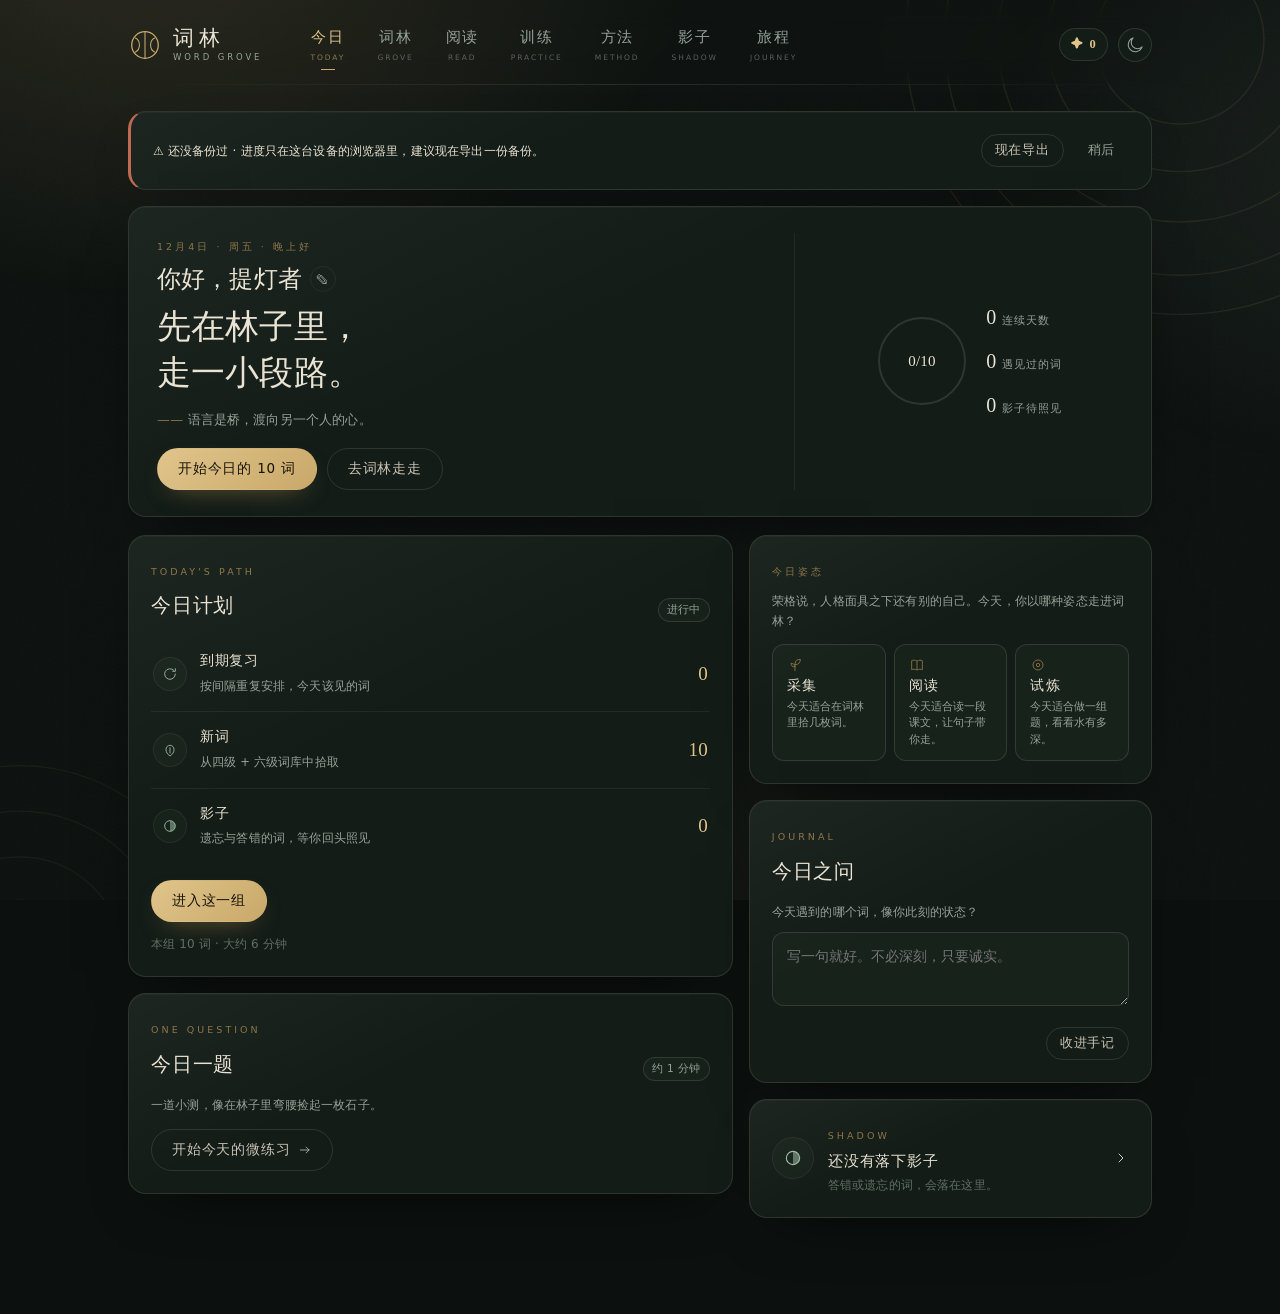
<file: index.html>
<!DOCTYPE html>
<html lang="zh-CN" data-theme="dark">
<head>
<meta charset="utf-8">
<script>
/* 手机访问自动进入轻量手机版；?desktop=1 可强制留在桌面版。
   这段必须排在全部外部资源之前，让手机不必下载 4MB 词库。 */
(function(){try{
  if(location.search.indexOf("desktop=1")>=0)return;
  var u=navigator.userAgent||"";
  if(!/Android|iPhone|iPad|iPod|Mobile|Windows Phone|HarmonyOS/i.test(u))return;
  location.replace("m.html"+(location.hash||""));
}catch(e){}})();
</script>
<meta name="viewport" content="width=device-width, initial-scale=1, viewport-fit=cover">
<meta name="theme-color" content="#0d1210">
<title>词林 · 一条向内走的路</title>
<meta name="description" content="以四级大纲词汇与课文语境的离线英语学习平台：每日十词、间隔重复、四六级题型训练、发音跟读与影子复习。">
<link rel="icon" href="data:image/svg+xml,%3Csvg xmlns='http://www.w3.org/2000/svg' viewBox='0 0 32 32'%3E%3Crect width='32' height='32' rx='8' fill='%230c110f'/%3E%3Ccircle cx='16' cy='16' r='10' fill='none' stroke='%23c9a96a' stroke-width='1.5'/%3E%3Cpath d='M16 6v20M8 10c4 2 4 10 0 12M24 10c-4 2-4 10 0 12' fill='none' stroke='%23c9a96a' stroke-width='1'/%3E%3C/svg%3E">
<link rel="stylesheet" href="assets/css/main.css">
</head>
<body>
<div class="atmosphere" aria-hidden="true">
  <svg class="rings rings-a" viewBox="0 0 400 400" fill="none"><circle cx="200" cy="200" r="60"/><circle cx="200" cy="200" r="94"/><circle cx="200" cy="200" r="130"/><circle cx="200" cy="200" r="168"/><circle cx="200" cy="200" r="196"/></svg>
  <svg class="rings rings-b" viewBox="0 0 400 400" fill="none"><circle cx="200" cy="200" r="50"/><circle cx="200" cy="200" r="86"/><circle cx="200" cy="200" r="124"/><circle cx="200" cy="200" r="162"/></svg>
  <div class="grain"></div>
</div>

<header class="topbar">
  <a class="brand" href="#/today" aria-label="词林首页">
    <span class="brand-mark" aria-hidden="true">
      <svg viewBox="0 0 32 32" fill="none"><circle cx="16" cy="16" r="12.5" stroke="currentColor" stroke-width="1.2"/><path d="M16 3.5v25M7 9.5c5 2.4 5 10.6 0 13M25 9.5c-5 2.4-5 10.6 0 13" stroke="currentColor" stroke-width="1" stroke-linecap="round"/></svg>
    </span>
    <span class="brand-text">
      <span class="brand-cn">词林</span>
      <span class="brand-en">WORD GROVE</span>
    </span>
  </a>

  <nav class="nav" id="nav" aria-label="主导航">
    <a href="#/today" data-route="today"><span>今日</span><em>TODAY</em></a>
    <a href="#/grove" data-route="grove"><span>词林</span><em>GROVE</em></a>
    <a href="#/read" data-route="read"><span>阅读</span><em>READ</em></a>
    <a href="#/train" data-route="train"><span>训练</span><em>PRACTICE</em></a>
    <a href="#/method" data-route="method"><span>方法</span><em>METHOD</em></a>
    <a href="#/shadow" data-route="shadow"><span>影子</span><em>SHADOW</em></a>
    <a href="#/journey" data-route="journey"><span>旅程</span><em>JOURNEY</em></a>
  </nav>

  <div class="top-actions">
    <span class="xp-pill" id="xpPill" title="经验值">✦ <b>0</b></span>
    <button class="icon-btn" id="themeBtn" aria-label="切换明暗" title="切换明暗">
      <svg viewBox="0 0 24 24" fill="none" stroke="currentColor" stroke-width="1.3"><path d="M20.5 14.3A8.5 8.5 0 1 1 9.7 3.5a7 7 0 1 0 10.8 10.8Z" stroke-linejoin="round"/></svg>
    </button>
  </div>
</header>

<main id="app" class="main" tabindex="-1"></main>

<nav class="tabbar" id="tabbar" aria-label="移动端导航">
  <a href="#/today" data-route="today"><svg viewBox="0 0 24 24" fill="none" stroke="currentColor" stroke-width="1.3"><path d="M4 11.5 12 4l8 7.5V20a1 1 0 0 1-1 1h-4.5v-6h-5v6H5a1 1 0 0 1-1-1Z" stroke-linejoin="round"/></svg><span>今日</span></a>
  <a href="#/grove" data-route="grove"><svg viewBox="0 0 24 24" fill="none" stroke="currentColor" stroke-width="1.3"><path d="M12 21V11m0 0c0-4 2.5-7 7-7 0 4-2 7-7 7Zm0 4c0-3.5-2.2-6-6-6 0 3.4 2 6 6 6Z" stroke-linecap="round" stroke-linejoin="round"/></svg><span>词林</span></a>
  <a href="#/read" data-route="read"><svg viewBox="0 0 24 24" fill="none" stroke="currentColor" stroke-width="1.3"><path d="M4 5.5c2.5-1 5-1 8 .5 3-1.5 5.5-1.5 8-.5V19c-2.5-1-5-1-8 .5-3-1.5-5.5-1.5-8-.5z" stroke-linejoin="round"/><path d="M12 6v13.5"/></svg><span>阅读</span></a>
  <a href="#/train" data-route="train"><svg viewBox="0 0 24 24" fill="none" stroke="currentColor" stroke-width="1.3"><path d="M4 4h7v7H4zM13 4h7v7h-7zM4 13h7v7H4zM13 13h7v7h-7z" stroke-linejoin="round"/></svg><span>训练</span></a>
  <a href="#/method" data-route="method"><svg viewBox="0 0 24 24" fill="none" stroke="currentColor" stroke-width="1.3"><path d="M4 5.5c2.5-1 5-1 8 .5 3-1.5 5.5-1.5 8-.5V19c-2.5-1-5-1-8 .5-3-1.5-5.5-1.5-8-.5zM12 6v13.5"/><path d="M7 10h3M14 10h3" stroke-width="1"/></svg><span>方法</span></a>
  <a href="#/shadow" data-route="shadow"><svg viewBox="0 0 24 24" fill="none" stroke="currentColor" stroke-width="1.3"><circle cx="12" cy="12" r="8"/><path d="M12 4a8 8 0 0 1 0 16Z" fill="currentColor" stroke="none" opacity=".55"/></svg><span>影子</span></a>
  <a href="#/journey" data-route="journey"><svg viewBox="0 0 24 24" fill="none" stroke="currentColor" stroke-width="1.3"><path d="M5 20c2-6 5-8 7-8s5 2 7 8M12 12V4M9 7l3-3 3 3" stroke-linecap="round" stroke-linejoin="round"/></svg><span>旅程</span></a>
</nav>

<div id="overlay" class="overlay hidden" aria-live="polite"></div>
<div id="toast" class="toast" role="status"></div>

<script src="data/meta.js"></script>
<script src="data/words.js"></script>
<script src="data/units.js"></script>
<script src="data/questions.js"></script>
<script src="data/sentzh.js"></script>
<script src="data/vocab_notes.js"></script>
<script src="data/sent_notes.js"></script>
<script src="assets/js/ui.js"></script>
<script src="assets/js/speech.js"></script>
<script src="assets/js/store.js"></script>
<script src="assets/js/quizgen.js"></script>
<script src="assets/js/session.js"></script>
<script src="assets/js/views/today.js"></script>
<script src="assets/js/views/grove.js"></script>
<script src="assets/js/views/reading.js"></script>
<script src="assets/js/views/training.js"></script>
<script src="assets/js/views/method.js"></script>
<script src="assets/js/views/shadow.js"></script>
<script src="assets/js/views/journey.js"></script>
<script src="assets/js/app.js"></script>
</body>
</html>
</file>
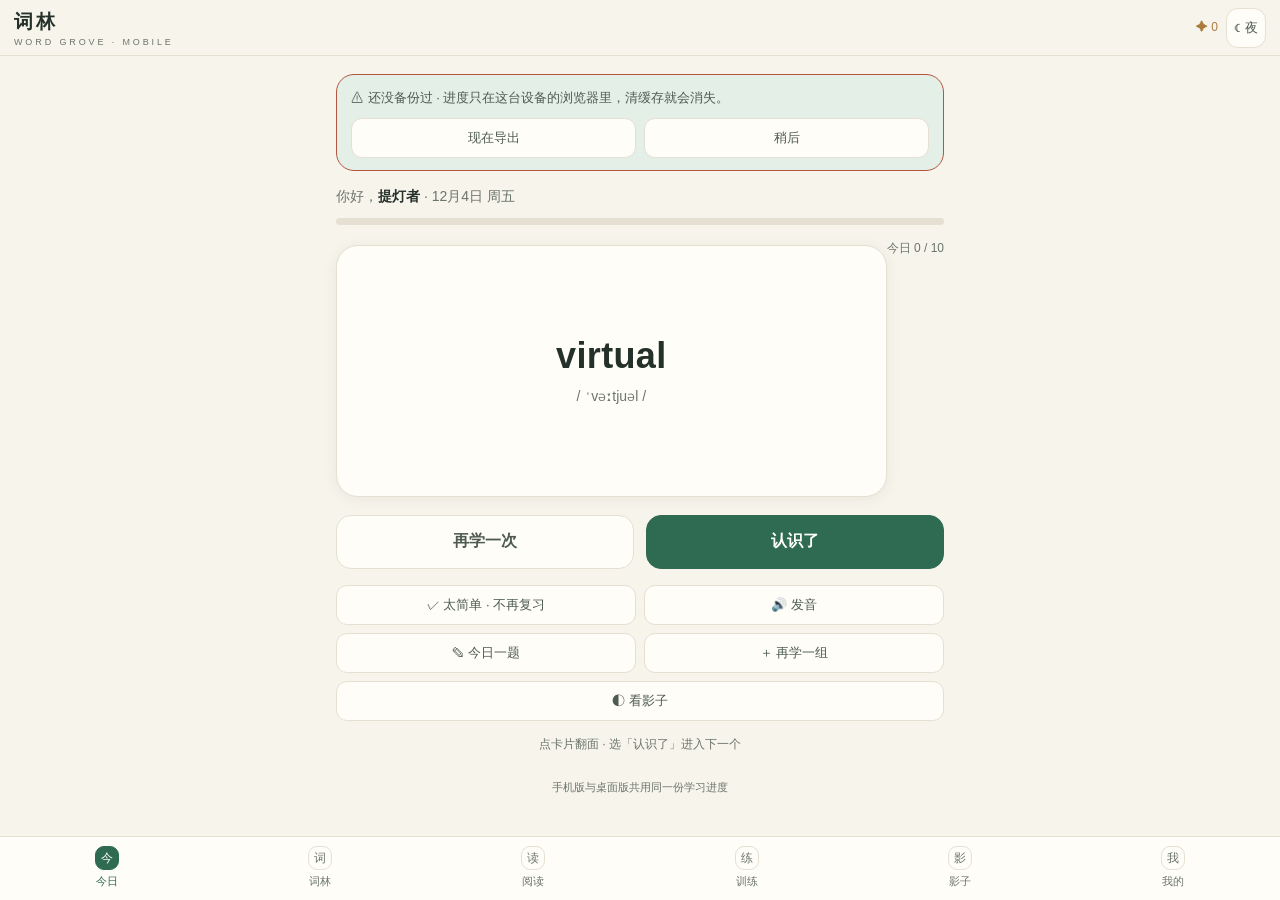
<file: m.html>
<!DOCTYPE html>
<html lang="zh-CN" data-m-theme="light">
<head>
<meta charset="utf-8">
<meta name="viewport" content="width=device-width, initial-scale=1, viewport-fit=cover">
<meta name="theme-color" content="#f7f4ec">
<title>词林 · 手机版</title>
<style>
:root{
  --bg:#f7f4ec; --card:#fffdf8; --ink:#24302a; --ink2:#4d5b52; --muted:#6b756b;
  --line:#e6e0d2; --accent:#2f6b52; --accent-soft:#e3efe7; --gold:#a97b3c;
  --danger:#b4553f; --shadow:0 2px 14px rgba(40,50,40,.07);
}
html[data-m-theme="dark"]{
  --bg:#111a16; --card:#1b2620; --ink:#f0efe6; --ink2:#c2ccc3; --muted:#8d9b90;
  --line:#2c3a31; --accent:#8fceaa; --accent-soft:#23382c; --gold:#d8ae6c;
  --danger:#e08c76; --shadow:0 2px 14px rgba(0,0,0,.3);
}
*{box-sizing:border-box;-webkit-tap-highlight-color:transparent}
html,body{margin:0;padding:0;background:var(--bg);color:var(--ink)}
body{font-family:-apple-system,BlinkMacSystemFont,"PingFang SC","Microsoft YaHei","Helvetica Neue",sans-serif;font-size:16px;line-height:1.6;-webkit-text-size-adjust:100%}
[hidden]{display:none!important}
button,input,select,textarea{font-family:inherit;font-size:inherit;color:inherit}
button{border:0;background:none;cursor:pointer}
a{color:inherit;text-decoration:none}
.m-top{position:sticky;top:0;z-index:20;height:56px;display:flex;align-items:center;gap:8px;padding:0 14px;background:var(--bg);border-bottom:1px solid var(--line)}
.m-brand{font-size:19px;font-weight:600;letter-spacing:.14em;flex:1}
.m-brand small{display:block;font-size:9px;font-weight:400;letter-spacing:.32em;color:var(--muted);line-height:1.1;margin-top:1px}
.m-icon{width:40px;height:40px;border-radius:12px;border:1px solid var(--line);background:var(--card);font-size:13px;color:var(--ink2);display:flex;align-items:center;justify-content:center}
.m-xp{font-size:12px;color:var(--gold);white-space:nowrap}
.m-main{padding:18px 16px calc(96px + env(safe-area-inset-bottom));max-width:640px;margin:0 auto}
.m-view{min-height:60vh}
.m-hello{font-size:14px;color:var(--muted);margin-bottom:4px}
.m-hello b{color:var(--ink);font-weight:600}
.m-progress{height:7px;border-radius:8px;background:var(--line);overflow:hidden;margin:10px 0 20px}
.m-progress i{display:block;height:100%;width:0;background:var(--accent);border-radius:8px;transition:width .25s}
.m-count{font-size:12px;color:var(--muted);float:right;margin-top:-6px}
.m-card{background:var(--card);border:1px solid var(--line);border-radius:22px;box-shadow:var(--shadow);min-height:252px;padding:28px 20px;display:flex;flex-direction:column;align-items:center;justify-content:center;text-align:center;cursor:pointer;user-select:none}
.m-card-word{font-size:36px;font-weight:600;letter-spacing:.01em;line-height:1.2;word-break:break-word}
.m-card-ipa{font-size:14px;color:var(--muted);margin-top:8px}
.m-card-zh{margin-top:18px;padding-top:16px;border-top:1px dashed var(--line);width:100%;font-size:17px;color:var(--ink);line-height:1.75}
.m-card-ex{margin-top:12px;font-size:13px;color:var(--ink2);line-height:1.65;text-align:left;width:100%}
.m-card-ex em{display:block;font-style:normal;color:var(--muted);font-size:11px;margin-top:4px}
.m-card.flipped .m-card-word{font-size:28px}
.m-actions{display:flex;gap:12px;margin-top:18px}
.m-btn{flex:1;min-height:54px;border-radius:15px;font-size:16px;font-weight:600;border:1px solid var(--line);background:var(--card);color:var(--ink2)}
.m-btn-main{background:var(--accent);border-color:var(--accent);color:#fff}
html[data-m-theme="dark"] .m-btn-main{color:#111a16}
.m-btn:disabled{opacity:.45}
.m-btn-sm{min-height:40px;font-size:13px;border-radius:11px;flex:0 0 auto;padding:0 14px;font-weight:500}
.m-tip{text-align:center;font-size:12px;color:var(--muted);margin:14px 0 0}
.m-search{width:100%;height:50px;border-radius:14px;border:1px solid var(--line);background:var(--card);padding:0 14px;outline:none;font-size:16px}
.m-chips{display:flex;gap:8px;margin:12px 0 6px;overflow-x:auto;-webkit-overflow-scrolling:touch}
.m-chip{flex:0 0 auto;height:34px;padding:0 14px;border-radius:18px;border:1px solid var(--line);background:var(--card);font-size:13px;color:var(--ink2);line-height:32px}
.m-chip.on{background:var(--accent-soft);border-color:var(--accent);color:var(--accent)}
.m-list{margin-top:8px}
.m-row{min-height:58px;padding:11px 4px;border-bottom:1px solid var(--line);display:flex;align-items:center;gap:10px}
.m-row-w{font-size:17px;font-weight:600;min-width:96px;word-break:break-word}
.m-row-z{flex:1;font-size:13px;color:var(--ink2);line-height:1.45}
.m-row-tag{font-size:10px;color:var(--muted);border:1px solid var(--line);border-radius:6px;padding:1px 5px;flex:0 0 auto}
.m-more{width:100%;min-height:48px;border-radius:13px;background:var(--card);border:1px solid var(--line);margin-top:14px;color:var(--ink2)}
.m-empty{text-align:center;color:var(--muted);font-size:14px;padding:32px 0}
.m-block{background:var(--card);border:1px solid var(--line);border-radius:18px;padding:16px;margin-bottom:14px}
.m-block h3{margin:0 0 8px;font-size:13px;font-weight:600;color:var(--muted);letter-spacing:.08em}
.m-level{font-size:24px;font-weight:600}
.m-level small{font-size:12px;color:var(--muted);font-weight:400;margin-left:8px}
.m-stats{display:flex;gap:8px;margin-bottom:14px;flex-wrap:wrap}
.m-stat{flex:1;min-width:70px;background:var(--card);border:1px solid var(--line);border-radius:15px;padding:12px 6px;text-align:center}
.m-stat b{display:block;font-size:21px;color:var(--accent)}
.m-stat span{font-size:11px;color:var(--muted)}
.m-link{display:flex;align-items:center;min-height:52px;border-bottom:1px solid var(--line);font-size:15px;gap:10px}
.m-link:last-child{border-bottom:0}
.m-link em{margin-left:auto;font-style:normal;color:var(--muted);font-size:12px;text-align:right}
.m-link.on{color:var(--accent);font-weight:600}
.m-para{font-size:16px;line-height:1.95;margin:0 0 16px;color:var(--ink)}
.m-tok{border-bottom:1px dotted var(--gold);cursor:pointer}
.m-zh{display:block;font-size:13px;color:var(--muted);line-height:1.7;margin:6px 0 14px;padding-left:10px;border-left:2px solid var(--line)}
.m-back{min-height:46px;font-size:14px;color:var(--accent);margin-bottom:12px}
.m-toolbar{display:flex;gap:8px;margin-bottom:14px;flex-wrap:wrap}
.m-toolbar .m-btn-sm{flex:1}
.m-quick{display:flex;gap:8px;margin-top:16px;flex-wrap:wrap}
.m-quick .m-btn-sm{flex:1;min-width:44%}
.m-tabs{position:fixed;left:0;right:0;bottom:0;z-index:30;display:flex;height:calc(64px + env(safe-area-inset-bottom));padding-bottom:env(safe-area-inset-bottom);background:var(--card);border-top:1px solid var(--line)}
.m-tab{flex:1;display:flex;flex-direction:column;align-items:center;justify-content:center;gap:3px;font-size:11px;color:var(--muted)}
.m-tab i{width:24px;height:24px;border-radius:9px;border:1px solid var(--line);display:flex;align-items:center;justify-content:center;font-style:normal;font-size:12px;line-height:1}
.m-tab.on{color:var(--accent)}
.m-tab.on i{background:var(--accent);border-color:var(--accent);color:#fff}
html[data-m-theme="dark"] .m-tab.on i{color:#111a16}
.m-mask{position:fixed;inset:0;z-index:40;background:rgba(20,28,23,.45)}
.m-sheet{position:fixed;left:0;right:0;bottom:0;z-index:41;background:var(--card);border-radius:22px 22px 0 0;padding:20px 18px calc(24px + env(safe-area-inset-bottom));max-height:82vh;overflow-y:auto;box-shadow:0 -6px 30px rgba(0,0,0,.16)}
.m-sheet h2{margin:0;font-size:28px;word-break:break-word}
.m-sheet .ipa{color:var(--muted);font-size:14px;margin-top:2px}
.m-sheet .def{font-size:16px;line-height:1.8;margin-top:14px}
.m-sheet .ex{font-size:13px;color:var(--ink2);line-height:1.7;margin-top:12px;padding-top:12px;border-top:1px dashed var(--line)}
.m-sheet .src{font-size:11px;color:var(--muted);margin-top:5px}
.m-sheet-btns{display:flex;gap:10px;margin-top:18px;flex-wrap:wrap}
.m-sheet-btns .m-btn{min-height:48px;font-size:15px}
.m-modal{position:fixed;inset:0;z-index:50;background:var(--bg);display:flex;flex-direction:column}
.m-modal-head{height:56px;flex:0 0 56px;display:flex;align-items:center;gap:12px;padding:0 14px;border-bottom:1px solid var(--line);background:var(--card)}
.m-modal-head b{flex:1;font-size:15px;font-weight:600;overflow:hidden;text-overflow:ellipsis;white-space:nowrap}
.m-modal-head span{font-size:12px;color:var(--muted)}
.m-modal-head button{width:36px;height:36px;border-radius:11px;border:1px solid var(--line);font-size:16px}
.m-modal-body{flex:1;overflow-y:auto;-webkit-overflow-scrolling:touch;padding:18px 16px calc(28px + env(safe-area-inset-bottom))}
/* 方法讲义（手机端按需加载，复用桌面同一份数据） */
.m-method-tabs{display:flex;gap:8px;overflow-x:auto;padding-bottom:10px;margin-bottom:6px;-webkit-overflow-scrolling:touch}
.m-method-tabs button{white-space:nowrap;border:1px solid var(--line);background:var(--card);border-radius:999px;padding:7px 12px;font-size:12px;color:var(--muted)}
.m-method-tabs button.on{border-color:var(--gold);color:var(--gold)}
.m-method .eyebrow{font-size:11px;letter-spacing:.16em;color:var(--gold)}
.m-method h2{font-size:20px;margin:6px 0 10px}
.m-method .lead{font-size:13px;line-height:1.85;color:var(--ink2);border-left:2px solid var(--gold);padding-left:12px;margin-bottom:4px}
.m-method .blk{margin-top:18px}
.m-method .blk>h3{font-size:11px;letter-spacing:.14em;color:var(--gold);margin:0 0 8px}
.m-method .small{font-size:13px;line-height:1.85;color:var(--ink2)}
.m-method .muted{color:var(--muted)}
/* 讲义正文加深一档，浅/深主题分别覆盖，不影响其他页面 */
.m-method{--muted:#3d483d;--ink2:#1c241c}
html[data-m-theme="dark"] .m-method{--muted:#c2ccc0;--ink2:#f2eee2}
.m-method .kv>div{display:flex;gap:10px;border-bottom:1px solid var(--line);padding:7px 0;font-size:13px;line-height:1.7}
.m-method .kv .k{flex:0 0 34%;color:var(--ink);font-weight:600}
.m-method .kv .v{flex:1;color:var(--muted)}
.m-method .step{display:flex;gap:10px;margin-top:10px;align-items:flex-start}
.m-method .step i{flex:0 0 22px;height:22px;border-radius:50%;border:1px solid var(--gold);color:var(--gold);font-style:normal;font-size:11px;display:flex;align-items:center;justify-content:center}
.m-method .ex{border-left:2px solid var(--gold);background:var(--card);padding:10px 12px;border-radius:0 8px 8px 0;margin-top:8px}
.m-method .ex .row{margin:6px 0;font-size:13px;line-height:1.8}
.m-method .ex .tag{color:var(--gold);font-weight:600}
.m-method .note{margin-top:8px;padding:10px 12px;border:1px dashed var(--gold);border-radius:8px;color:var(--gold);font-size:13px;line-height:1.8}
.m-method details{margin-top:8px;font-size:13px}
.m-method details summary{cursor:pointer;color:var(--ink)}
.m-method details div{padding:6px 0 0 16px;color:var(--muted)}
.m-method .foot{margin-top:22px;font-size:12px;color:var(--muted);line-height:1.7}
.m-q-eyebrow{font-size:11px;letter-spacing:.12em;color:var(--gold);margin-bottom:10px}
.m-q-stem{font-size:19px;line-height:1.65;font-weight:600;margin-bottom:12px;word-break:break-word}
.m-q-sub{font-size:13px;color:var(--muted);margin-bottom:14px}
.m-q-passage{background:var(--card);border:1px solid var(--line);border-radius:14px;padding:14px;font-size:14px;line-height:1.85;max-height:34vh;overflow-y:auto;margin-bottom:16px;color:var(--ink2)}
.m-q-passage p{margin:0 0 10px}
.m-opt{display:block;width:100%;text-align:left;min-height:50px;padding:11px 14px;margin-bottom:10px;border-radius:13px;border:1px solid var(--line);background:var(--card);font-size:15px;line-height:1.5}
.m-opt b{color:var(--accent);margin-right:8px;font-weight:600}
.m-opt.right{background:var(--accent-soft);border-color:var(--accent)}
.m-opt.wrong{background:rgba(180,85,63,.12);border-color:var(--danger)}
.m-opt:disabled{opacity:1}
.m-input{width:100%;border:1px solid var(--line);border-radius:13px;background:var(--card);padding:12px 14px;outline:none;font-size:16px}
textarea.m-input{min-height:110px;line-height:1.6;resize:vertical}
.m-fb{border-radius:14px;padding:14px;margin-top:14px;font-size:14px;line-height:1.75;border:1px solid var(--line);background:var(--card)}
.m-fb.ok{border-color:var(--accent);background:var(--accent-soft)}
.m-fb.no{border-color:var(--danger)}
.m-fb b{display:block;margin-bottom:6px}
.m-fb .ref{margin-top:10px;padding-top:10px;border-top:1px dashed var(--line);color:var(--ink2);font-size:13px}
.m-result{text-align:center;padding:40px 8px}
.m-result h2{font-size:30px;margin:0 0 10px}
.m-grid2{display:flex;gap:10px;flex-wrap:wrap}
.m-grid2>*{flex:1;min-width:44%}
.m-tile{display:block;width:100%;text-align:left;background:var(--card);border:1px solid var(--line);border-radius:15px;padding:14px;margin-bottom:10px}
.m-tile b{display:block;font-size:15px;font-weight:600}
.m-tile span{display:block;font-size:12px;color:var(--muted);line-height:1.55;margin-top:4px}
.m-tile em{display:block;font-style:normal;font-size:11px;color:var(--gold);margin-top:6px}
.m-heat{display:flex;gap:4px;flex-wrap:wrap;margin-top:10px}
.m-heat i{width:15px;height:15px;border-radius:4px;background:var(--line);display:block}
.m-heat i.l1{background:#c9dfcf}.m-heat i.l2{background:#95c5a7}.m-heat i.l3{background:#5ea37c}.m-heat i.l4{background:var(--accent)}
html[data-m-theme="dark"] .m-heat i.l1{background:#2f4d3a}html[data-m-theme="dark"] .m-heat i.l2{background:#3f6c4f}html[data-m-theme="dark"] .m-heat i.l3{background:#5b9670}
.m-badge{border:1px solid var(--line);border-radius:12px;padding:10px;background:var(--card);font-size:12px}
.m-badge b{display:block;font-size:13px}
.m-badge span{color:var(--muted);font-size:11px}
.m-badge.locked{opacity:.45}
.m-badge.on{border-color:var(--gold)}
.m-bar{height:6px;background:var(--line);border-radius:6px;overflow:hidden;margin-top:8px}
.m-bar i{display:block;height:100%;background:var(--accent)}
.m-kv{display:flex;align-items:center;gap:10px;min-height:52px;border-bottom:1px solid var(--line);font-size:14px}
.m-kv:last-child{border-bottom:0}
.m-kv>span{flex:1;color:var(--ink2)}
.m-kv small{display:block;color:var(--muted);font-size:11px}
.m-kv select,.m-kv input[type=text],.m-kv input[type=number]{border:1px solid var(--line);border-radius:10px;background:var(--card);padding:7px 9px;font-size:14px;max-width:52%}
.m-kv input[type=range]{max-width:42%}
.m-journal{font-size:13px;line-height:1.7;border-bottom:1px dashed var(--line);padding:9px 0;color:var(--ink2)}
.m-journal em{display:block;font-style:normal;font-size:11px;color:var(--muted)}
.m-boot{position:fixed;inset:0;z-index:60;background:var(--bg);display:flex;align-items:center;justify-content:center;padding:28px;text-align:center}
.m-boot-box{max-width:320px}
.m-boot-box b{display:block;font-size:17px;margin-bottom:8px}
.m-boot-box p{font-size:13px;color:var(--muted);line-height:1.7;margin:0 0 16px}
.m-boot-box .m-btn{width:100%;margin-top:8px}
.m-foot{text-align:center;font-size:11px;color:var(--muted);margin-top:24px;line-height:1.8}
</style>
</head>
<body>

<header class="m-top">
  <div class="m-brand">词林<small>WORD GROVE · MOBILE</small></div>
  <span class="m-xp" id="mXp">✦ 0</span>
  <button class="m-icon" id="mTheme" type="button" aria-label="切换日夜">☾ 夜</button>
</header>

<main class="m-main" id="mMain">

  <section class="m-view" id="v-today" data-view="today">
    <div class="m-block" id="mBackupBanner" hidden style="border-color:var(--danger);background:var(--accent-soft);padding:12px 14px">
      <div id="mBackupMsg" style="font-size:13px;line-height:1.65;color:var(--ink2)"></div>
      <div class="m-quick" style="margin-top:10px">
        <button class="m-btn m-btn-sm" id="mBackupNow" type="button">现在导出</button>
        <button class="m-btn m-btn-sm" id="mBackupLater" type="button">稍后</button>
      </div>
    </div>
    <div class="m-hello" id="mHello">今天也走一小步</div>
    <div class="m-progress"><i id="mBar"></i></div>
    <div class="m-count" id="mCount">正在准备今日的词…</div>
    <div class="m-card" id="mCard">
      <div class="m-card-word" id="mCardWord">词林</div>
      <div class="m-card-ipa" id="mCardIpa">轻点卡片，翻面看释义</div>
      <div class="m-card-zh" id="mCardZh" hidden></div>
      <div class="m-card-ex" id="mCardEx" hidden></div>
    </div>
    <div class="m-actions">
      <button class="m-btn" id="mAgain" type="button">再学一次</button>
      <button class="m-btn m-btn-main" id="mKnow" type="button">认识了</button>
    </div>
    <div class="m-quick">
      <button class="m-btn m-btn-sm" id="mSimple" type="button">✓ 太简单 · 不再复习</button>
      <button class="m-btn m-btn-sm" id="mSpeak" type="button">🔊 发音</button>
      <button class="m-btn m-btn-sm" id="mQuick" type="button">✎ 今日一题</button>
      <button class="m-btn m-btn-sm" id="mMore10" type="button">＋ 再学一组</button>
      <button class="m-btn m-btn-sm" id="mGoShadow" type="button">◐ 看影子</button>
    </div>
    <p class="m-tip" id="mTip">点卡片翻面 · 左右按钮记录进度</p>
    <div class="m-foot">手机版与桌面版共用同一份学习进度</div>
  </section>

  <section class="m-view" id="v-grove" data-view="grove" hidden>
    <input class="m-search" id="mSearch" type="search" placeholder="搜单词或中文释义" autocomplete="off">
    <div class="m-chips" id="mChips">
      <button class="m-chip on" data-f="all" type="button">全部</button>
      <button class="m-chip" data-f="cet4" type="button">四级</button>
      <button class="m-chip" data-f="cet6" type="button">六级</button>
      <button class="m-chip" data-f="core" type="button">核心</button>
      <button class="m-chip" data-f="unseen" type="button">未学</button>
      <button class="m-chip" data-f="seen" type="button">已学</button>
      <button class="m-chip" data-f="shadow" type="button">影子</button>
      <button class="m-chip" data-f="mine" type="button">我的词</button>
    </div>
    <div class="m-list" id="mList"><div class="m-empty">词林载入中…</div></div>
    <button class="m-more" id="mMore" type="button" hidden>加载更多</button>
    <button class="m-more" id="mNewWord" type="button">＋ 收进我的词</button>
  </section>

  <section class="m-view" id="v-read" data-view="read" hidden>
    <div class="m-back" id="mReadBack" hidden>‹ 返回课文列表</div>
    <div class="m-toolbar" id="mReadTools" hidden>
      <button class="m-btn m-btn-sm" id="mReadZh" type="button">显示中文</button>
      <button class="m-btn m-btn-sm" id="mReadSpeak" type="button">🔊 朗读</button>
      <button class="m-btn m-btn-sm" id="mReadDone" type="button">标记已读</button>
    </div>
    <div id="mReadBody"><div class="m-empty">正在准备课文…</div></div>
  </section>

  <section class="m-view" id="v-train" data-view="train" hidden>
    <div class="m-block">
      <h3>训练 · 今日</h3>
      <div class="m-stats" style="margin:0">
        <div class="m-stat"><b id="mTrQuizzes">0</b><span>累计答题</span></div>
        <div class="m-stat"><b id="mTrCorrect">0</b><span>今日答对</span></div>
        <div class="m-stat"><b id="mTrCombo">0</b><span>连击</span></div>
      </div>
    </div>
    <div id="mTrainBody"><div class="m-empty">正在准备训练…</div></div>
  </section>

  <section class="m-view" id="v-shadow" data-view="shadow" hidden>
    <div class="m-block">
      <h3>影子 · 尚未整合的词</h3>
      <div class="m-level" id="mShCount">0 <small>个待照见</small></div>
      <p class="m-foot" style="text-align:left;margin-top:8px">答错或遗忘的词会落在这里。照见一个，经验 +5。</p>
      <div class="m-quick">
        <button class="m-btn m-btn-sm" id="mShadowRead" type="button">🔊 开始跟读</button>
        <button class="m-btn m-btn-sm" id="mShadowDict" type="button">✎ 听写练习</button>
      </div>
    </div>
    <div id="mShadowBody"><div class="m-empty">正在整理影子…</div></div>
  </section>

  <section class="m-view" id="v-me" data-view="me" hidden>
    <div class="m-block">
      <h3>当前境界</h3>
      <div class="m-level" id="mLevel">提灯者 <small>Lv.1</small></div>
      <div class="m-progress" style="margin:12px 0 2px"><i id="mLevelBar"></i></div>
      <div class="m-foot" style="text-align:left;margin-top:6px" id="mLevelHint">距离下一境界还需 40 经验</div>
    </div>
    <div class="m-stats">
      <div class="m-stat"><b id="mStatXp">0</b><span>经验</span></div>
      <div class="m-stat"><b id="mStatWords">0</b><span>已学词</span></div>
      <div class="m-stat"><b id="mStatStreak">0</b><span>连续天</span></div>
      <div class="m-stat"><b id="mStatDays">0</b><span>学习日</span></div>
    </div>
    <div class="m-block">
      <h3>学习热力图 · 最近 28 天</h3>
      <div class="m-heat" id="mHeat"></div>
      <div class="m-foot" style="text-align:left;margin-top:8px">颜色越深，那天走过的词越多。</div>
    </div>
    <div class="m-block" id="mMastery"><h3>七境的纹理</h3></div>
    <div class="m-block" id="mBadges"><h3>路上的印记</h3></div>
    <div class="m-block">
      <h3>今日之问 · 手记</h3>
      <textarea class="m-input" id="mJournal" placeholder="写一句就好。不必深刻，只要诚实。"></textarea>
      <div class="m-quick"><button class="m-btn m-btn-sm" id="mJournalSave" type="button">收进手记</button></div>
      <div id="mJournalList" style="margin-top:10px"></div>
    </div>
    <div class="m-block">
      <h3>设置</h3>
      <div class="m-kv"><span>每日目标<small>每天想学多少个词</small></span>
        <select id="mGoal"><option value="5">5 词</option><option value="10">10 词</option><option value="15">15 词</option><option value="20">20 词</option><option value="30">30 词</option></select></div>
      <div class="m-kv"><span>词汇范围<small>今日新词与速测来源</small></span>
        <select id="mScope"><option value="mix">四级 + 六级</option><option value="cet4">只学四级</option><option value="cet6">只学六级</option></select></div>
      <div class="m-kv"><span>称呼<small>留空用等级称号</small></span><input type="text" id="mName" maxlength="12" placeholder="给自己起个称呼"></div>
      <div class="m-kv"><span>语速<small id="mRateVal">0.90</small></span><input type="range" id="mRate" min="0.6" max="1.2" step="0.05" value="0.9"></div>
      <div class="m-kv"><span>外观<small id="mThemeState">浅色</small></span><button class="m-btn m-btn-sm" id="mTheme2" type="button">切换日夜</button></div>
    </div>
    <div class="m-block">
      <h3>设置与数据</h3>
      <div class="m-link" id="mExport">导出进度 <em>存成 JSON 文件</em></div>
      <div class="m-link" id="mImport">导入进度 <em>从 JSON 恢复</em></div>
      <div class="m-link" id="mReset">重置进度 <em>先导出备份</em></div>
      <div class="m-link" id="mSimpleList">已略过的词 <em id="mSimpleCount">0 个 · 查看/恢复</em></div>
      <div class="m-link" id="mMethod">方法讲义 <em>10 讲 · 可自学</em></div>
      <div class="m-link" id="mDesktop">使用桌面版 <em>完整功能</em></div>
      <p class="m-foot" id="mBackupState" style="text-align:left;margin:12px 0 0;font-size:12px"></p>
    </div>
    <div class="m-foot">词林 · 手机版<br>数据全部保存在本机浏览器，不上传任何服务器</div>
  </section>

</main>

<nav class="m-tabs" id="mTabs">
  <a class="m-tab on" data-tab="today" href="#today"><i>今</i><span>今日</span></a>
  <a class="m-tab" data-tab="grove" href="#grove"><i>词</i><span>词林</span></a>
  <a class="m-tab" data-tab="read" href="#read"><i>读</i><span>阅读</span></a>
  <a class="m-tab" data-tab="train" href="#train"><i>练</i><span>训练</span></a>
  <a class="m-tab" data-tab="shadow" href="#shadow"><i>影</i><span>影子</span></a>
  <a class="m-tab" data-tab="me" href="#me"><i>我</i><span>我的</span></a>
</nav>

<div class="m-mask" id="mMask" hidden></div>
<div class="m-sheet" id="mSheet" hidden>
  <h2 id="mShWord">—</h2>
  <div class="ipa" id="mShIpa"></div>
  <div class="def" id="mShDef"></div>
  <div class="ex" id="mShEx" hidden></div>
  <div class="ex" id="mShSentNotes" hidden></div>
  <div class="ex" id="mShColloc" hidden></div>
  <div class="src" id="mShSrc" hidden></div>
  <div class="ex" id="mShCtx" hidden></div>
  <div class="ex" id="mShNotes" hidden></div>
  <div class="src" id="mShState" hidden></div>
  <div class="m-sheet-btns">
    <button class="m-btn" id="mShClose" type="button">关闭</button>
    <button class="m-btn" id="mShSpeak" type="button">发音</button>
    <button class="m-btn m-btn-main" id="mShAdd" type="button">加入今日</button>
  </div>
  <div class="m-sheet-btns">
    <button class="m-btn m-btn-sm" id="mShSimple" type="button">太简单 · 不再复习</button>
  </div>
  <div class="m-sheet-btns" id="mShCustomBtns" hidden>
    <button class="m-btn m-btn-sm" id="mShEdit" type="button">编辑这个词</button>
    <button class="m-btn m-btn-sm" id="mShDel" type="button">删除我的词</button>
  </div>
  <div class="m-sheet-btns" id="mShEditBtns" hidden>
    <button class="m-btn m-btn-sm" id="mShEditCard" type="button">编辑词卡</button>
    <button class="m-btn m-btn-sm" id="mShRevertCard" type="button" hidden>还原官方版</button>
  </div>
</div>

<div class="m-mask" id="mEditMask" hidden></div>
<div class="m-sheet" id="mEditor" hidden>
  <h2 id="mEdTitle">收进我的词</h2>
  <div class="src">自定义词会进入搜索、今日、影子和训练，与桌面版共用。</div>
  <div style="margin-top:14px"><input class="m-input" id="mEdWord" placeholder="单词" autocomplete="off"></div>
  <div class="m-grid2" style="margin-top:10px">
    <input class="m-input" id="mEdPos" placeholder="词性 n. / vt.">
    <input class="m-input" id="mEdDef" placeholder="中文释义">
  </div>
  <div style="margin-top:10px"><input class="m-input" id="mEdMnemonic" placeholder="助记（可空）"></div>
  <div style="margin-top:10px"><input class="m-input" id="mEdEx" placeholder="自编例句英文（可空）"></div>
  <div style="margin-top:10px"><input class="m-input" id="mEdExZh" placeholder="例句中文（可空）"></div>
  <div style="margin-top:10px"><textarea class="m-input" id="mEdColloc" rows="3" placeholder="固定搭配（可空，一行一条）"></textarea></div>
  <div class="m-sheet-btns">
    <button class="m-btn" id="mEdClose" type="button">取消</button>
    <button class="m-btn m-btn-main" id="mEdSave" type="button">保存</button>
  </div>
</div>

<div class="m-modal" id="mQuiz" hidden>
  <div class="m-modal-head">
    <button id="mQuizClose" type="button" aria-label="关闭">✕</button>
    <b id="mQuizTitle">训练</b>
    <span id="mQuizCount">1 / 8</span>
  </div>
  <div class="m-modal-body" id="mQuizBody"></div>
</div>

<div class="m-modal" id="mMethodModal" hidden>
  <div class="m-modal-head">
    <button id="mMethodClose" type="button" aria-label="关闭">✕</button>
    <b id="mMethodTitle">方法讲义</b>
    <span id="mMethodCount">10 讲</span>
  </div>
  <div class="m-method-tabs" id="mMethodTabs" style="padding:10px 16px 0"></div>
  <div class="m-modal-body m-method" id="mMethodBody"></div>
</div>

<div class="m-boot" id="mBoot">
  <div class="m-boot-box">
    <b id="mBootTitle">正在打开词林…</b>
    <p id="mBootMsg">首次加载需要一点时间，之后会快很多。</p>
    <button class="m-btn m-btn-main" id="mBootRetry" type="button" hidden>重新加载</button>
    <button class="m-btn" id="mBootDesktop" type="button" hidden>改用桌面版</button>
  </div>
</div>
<input type="file" id="mFile" accept=".json,application/json" hidden>

<script>
/* 零依赖内联层：外部 JS 还没下载完时，底部导航也必须能点 */
(function(){
  var tabs=document.getElementById("mTabs"),links=tabs.getElementsByTagName("a");
  var NAMES=["today","grove","read","train","shadow","me"];
  window.__mTab=function(name){
    if(NAMES.indexOf(name)<0)name="today";
    var views=document.getElementById("mMain").getElementsByTagName("section"),i;
    for(i=0;i<views.length;i++){views[i].hidden=views[i].getAttribute("data-view")!==name;}
    for(i=0;i<links.length;i++){
      if(links[i].getAttribute("data-tab")===name){links[i].className="m-tab on";}
      else{links[i].className="m-tab";}
    }
    window.__mCurrent=name;
  };
  tabs.onclick=function(e){
    var t=e.target||e.srcElement,n=null;
    while(t&&t!==tabs){if(t.getAttribute&&t.getAttribute("data-tab")){n=t.getAttribute("data-tab");break;}t=t.parentNode;}
    if(!n)return false;
    window.__mTab(n);
    if(window.__mRender)window.__mRender(n);
    if(e.preventDefault)e.preventDefault();
    return false;
  };
  var h=location.hash.replace(/^#/,"");
  if(NAMES.indexOf(h)>=0)window.__mTab(h);
  /* 外部脚本即便完全没加载，也要给可点的出口，绝不留下"看得见点不动" */
  document.getElementById("mBootRetry").onclick=function(){location.reload();};
  document.getElementById("mBootDesktop").onclick=function(){location.href="index.html?desktop=1";};
  setTimeout(function(){
    if(window.__mBooted)return;
    document.getElementById("mBootTitle").innerHTML="加载没完成";
    document.getElementById("mBootMsg").innerHTML="词库或脚本没能下载完。可以重试，也可以改用桌面版；底部导航在等待期间依然可点。";
    document.getElementById("mBootRetry").hidden=false;
    document.getElementById("mBootDesktop").hidden=false;
  },8000);
})();
</script>
<script src="data/m_words.js" defer></script>
<script src="data/vocab_notes.js" defer></script>
<script src="data/sent_notes.js" defer></script>
<script src="assets/js/mobile.js" defer></script>
</body>
</html>
</file>
<file: assets/css/main.css>
﻿/* ============================================================
   词林 WORD GROVE · 视觉系统
   墨绿夜林 / 米纸晨光；宋体为骨，金色为灯。
   ============================================================ */

:root {
  --serif: "Songti SC", "STSong", "Noto Serif SC", "Source Han Serif SC", "SimSun", Georgia, serif;
  --sans: "PingFang SC", "Microsoft YaHei", "Noto Sans SC", "Segoe UI", system-ui, sans-serif;
  --latin: Georgia, "Times New Roman", "Iowan Old Style", serif;
  --mono: "Cascadia Mono", "SFMono-Regular", Consolas, monospace;
  --radius: 18px;
  --radius-sm: 12px;
  --maxw: 1080px;
  --ease: cubic-bezier(.22, .8, .26, 1);
}

:root[data-theme="dark"] {
  --bg: #0c110f;
  --bg-2: #101713;
  --panel: #131c17;
  --panel-2: #17221b;
  --panel-3: #1c2a21;
  --ink: #e9e3d3;
  --ink-2: #c9c3b3;
  --muted: #95a297;
  --faint: #5f6f63;
  --line: rgba(233, 227, 211, .13);
  --line-soft: rgba(233, 227, 211, .07);
  --gold: #c9a96a;
  --gold-2: #e0c48a;
  --gold-dim: #8b7444;
  --moss: #7f9c86;
  --moss-2: #9db8a3;
  --pine: #24382c;
  --red: #c06a52;
  --red-2: #a34d3a;
  --blue: #7d95a8;
  --glow: rgba(201, 169, 106, .16);
  --shadow: 0 24px 60px -30px rgba(0, 0, 0, .85);
  --grain-opacity: .05;
  --ring-stroke: rgba(201, 169, 106, .10);
  --scrim: rgba(6, 10, 8, .72);
  color-scheme: dark;
}

:root[data-theme="light"] {
  --bg: #f3efe4;
  --bg-2: #ece7d8;
  --panel: #fbf8ef;
  --panel-2: #f6f2e6;
  --panel-3: #efe9da;
  --ink: #222a22;
  --ink-2: #3b453b;
  --muted: #5a6558;
  --faint: #6b7568;
  --line: rgba(34, 42, 34, .14);
  --line-soft: rgba(34, 42, 34, .07);
  --gold: #8a6a2e;
  --gold-2: #6f5422;
  --gold-dim: #a58c5a;
  --moss: #4f6b57;
  --moss-2: #3f5a48;
  --pine: #dfe6d9;
  --red: #9c4632;
  --red-2: #853824;
  --blue: #526d80;
  --glow: rgba(138, 106, 46, .12);
  --shadow: 0 24px 50px -34px rgba(60, 52, 30, .45);
  --grain-opacity: .04;
  --ring-stroke: rgba(138, 106, 46, .14);
  --scrim: rgba(35, 40, 32, .45);
  color-scheme: light;
}

* { box-sizing: border-box; }
html, body { margin: 0; padding: 0; }
html { -webkit-text-size-adjust: 100%; }
body {
  background: var(--bg);
  color: var(--ink);
  font-family: var(--sans);
  font-size: 15px;
  line-height: 1.7;
  letter-spacing: .01em;
  min-height: 100vh;
  overflow-x: hidden;
  transition: background .5s var(--ease), color .5s var(--ease);
}
body::before {
  content: "";
  position: fixed; inset: 0; pointer-events: none; z-index: 0;
  background:
    radial-gradient(900px 600px at 12% -8%, var(--glow), transparent 62%),
    radial-gradient(700px 520px at 108% 18%, rgba(127, 156, 134, .10), transparent 60%),
    radial-gradient(800px 620px at 50% 118%, rgba(201, 169, 106, .07), transparent 62%);
}
body.no-scroll { overflow: hidden; }

a { color: inherit; text-decoration: none; }
button { font-family: inherit; color: inherit; }
h1, h2, h3, h4 { font-family: var(--serif); font-weight: 500; letter-spacing: .04em; margin: 0; }
p { margin: 0; }
::selection { background: var(--gold); color: var(--bg); }
:focus-visible { outline: 1.5px solid var(--gold); outline-offset: 3px; border-radius: 6px; }
.sr-only { position: absolute; width: 1px; height: 1px; overflow: hidden; clip: rect(0 0 0 0); }

/* ---------- 氛围层 ---------- */
.atmosphere { position: fixed; inset: 0; pointer-events: none; z-index: 0; overflow: hidden; }
.rings { position: absolute; width: 560px; height: 560px; stroke: var(--ring-stroke); stroke-width: 1; }
.rings-a { top: -240px; right: -180px; }
.rings-b { bottom: -300px; left: -220px; width: 480px; height: 480px; opacity: .7; }
.grain {
  position: absolute; inset: 0; opacity: var(--grain-opacity); mix-blend-mode: overlay;
  background-image: url("data:image/svg+xml,%3Csvg xmlns='http://www.w3.org/2000/svg' width='160' height='160'%3E%3Cfilter id='n'%3E%3CfeTurbulence type='fractalNoise' baseFrequency='0.9' numOctaves='2'/%3E%3C/filter%3E%3Crect width='160' height='160' filter='url(%23n)' opacity='0.6'/%3E%3C/svg%3E");
}

/* ---------- 顶栏 ---------- */
.topbar {
  position: sticky; top: 0; z-index: 40;
  display: flex; align-items: center; gap: 28px;
  max-width: var(--maxw); margin: 0 auto; padding: 18px 28px 14px;
  backdrop-filter: blur(14px);
}
.topbar::after {
  content: ""; position: absolute; left: 28px; right: 28px; bottom: 0; height: 1px;
  background: linear-gradient(90deg, transparent, var(--line), transparent);
}
.brand { display: flex; align-items: center; gap: 11px; flex-shrink: 0; }
.brand-mark { width: 34px; height: 34px; color: var(--gold); display: block; }
.brand-mark svg { width: 100%; height: 100%; }
.brand-text { display: flex; flex-direction: column; line-height: 1.1; }
.brand-cn { font-family: var(--serif); font-size: 21px; letter-spacing: .22em; }
.brand-en { font-size: 8.5px; letter-spacing: .34em; color: var(--muted); margin-top: 3px; }

.nav { display: flex; align-items: center; gap: 4px; margin-left: 6px; }
.nav a {
  position: relative; display: flex; flex-direction: column; align-items: center; gap: 2px;
  padding: 7px 14px; border-radius: 10px; color: var(--muted);
  transition: color .25s var(--ease), background .25s var(--ease);
}
.nav a span { font-family: var(--serif); font-size: 14.5px; letter-spacing: .1em; }
.nav a em { font-style: normal; font-size: 7.5px; letter-spacing: .26em; opacity: .55; }
.nav a:hover { color: var(--ink-2); background: var(--line-soft); }
.nav a.active { color: var(--gold-2); }
.nav a.active::after {
  content: ""; position: absolute; bottom: 1px; left: 50%; width: 14px; height: 1px;
  transform: translateX(-50%); background: var(--gold);
}
.top-actions { margin-left: auto; display: flex; align-items: center; gap: 10px; }
.xp-pill {
  display: inline-flex; align-items: center; gap: 5px;
  padding: 5px 11px; border: 1px solid var(--line); border-radius: 999px;
  font-family: var(--latin); font-size: 12.5px; color: var(--gold-2); background: var(--panel);
}
.xp-pill b { font-weight: 600; }
.icon-btn {
  width: 34px; height: 34px; display: inline-flex; align-items: center; justify-content: center;
  background: var(--panel); border: 1px solid var(--line); border-radius: 50%;
  cursor: pointer; color: var(--muted); transition: color .2s, border-color .2s, transform .2s;
}
.icon-btn:hover { color: var(--gold-2); border-color: var(--gold-dim); transform: translateY(-1px); }
.icon-btn:active { transform: scale(.94); }

/* ---------- 主容器 ---------- */
.main { position: relative; z-index: 1; max-width: var(--maxw); margin: 0 auto; padding: 26px 28px 96px; min-height: 60vh; }
.page { animation: pageIn .5s var(--ease) both; }
@keyframes pageIn { from { opacity: 0; transform: translateY(10px); } to { opacity: 1; transform: none; } }

.eyebrow {
  display: inline-block; font-size: 9.5px; letter-spacing: .32em; text-transform: uppercase;
  color: var(--gold-dim); font-family: var(--sans);
}
.page-head { margin: 6px 0 22px; display: flex; align-items: flex-end; justify-content: space-between; gap: 18px; flex-wrap: wrap; }
.page-head h1 { font-size: clamp(28px, 4vw, 38px); line-height: 1.25; margin-top: 8px; }
.page-head .sub { color: var(--muted); margin-top: 7px; font-size: 13.5px; max-width: 56ch; }
.page-head .head-side { display: flex; align-items: center; gap: 10px; }

.sec-title { display: flex; align-items: flex-end; justify-content: space-between; gap: 14px; margin: 30px 0 14px; }
.sec-title h2 { font-size: 20px; margin-top: 5px; }
.sec-title .more { font-size: 12px; color: var(--muted); display: inline-flex; align-items: center; gap: 4px; }
.sec-title .more:hover { color: var(--gold-2); }

/* ---------- 卡片 ---------- */
.card {
  position: relative; background: var(--panel); border: 1px solid var(--line);
  border-radius: var(--radius); box-shadow: 0 1px 0 rgba(255, 255, 255, .03) inset, var(--shadow);
  overflow: hidden;
}
.card::before {
  content: ""; position: absolute; inset: 0; pointer-events: none;
  background: linear-gradient(155deg, rgba(255, 255, 255, .045), transparent 42%);
}
:root[data-theme="light"] .card::before { background: linear-gradient(155deg, rgba(255, 255, 255, .65), transparent 46%); }
.card-pad { padding: 22px; }
.card-hover { transition: transform .3s var(--ease), border-color .3s; }
.card-hover:hover { transform: translateY(-3px); border-color: var(--gold-dim); }

.grid { display: grid; gap: 14px; }
.grid-2 { grid-template-columns: repeat(2, minmax(0, 1fr)); }
.grid-3 { grid-template-columns: repeat(3, minmax(0, 1fr)); }
.grid-4 { grid-template-columns: repeat(4, minmax(0, 1fr)); }

/* ---------- 按钮/标签 ---------- */
.btn {
  display: inline-flex; align-items: center; justify-content: center; gap: 8px;
  padding: 11px 20px; border-radius: 999px; border: 1px solid transparent;
  font-family: var(--sans); font-size: 13.5px; letter-spacing: .06em; cursor: pointer;
  transition: transform .2s var(--ease), background .2s, border-color .2s, color .2s, box-shadow .2s;
  white-space: nowrap;
}
.btn:active { transform: scale(.97); }
.btn-primary {
  background: linear-gradient(135deg, var(--gold-2), var(--gold));
  color: #191408; border-color: transparent; box-shadow: 0 10px 26px -14px var(--gold-dim);
}
.btn-primary:hover { filter: brightness(1.05); transform: translateY(-1px); }
.btn-line { background: transparent; border-color: var(--line); color: var(--ink-2); }
.btn-line:hover { border-color: var(--gold-dim); color: var(--gold-2); }
.btn-ghost { background: transparent; color: var(--muted); }
.btn-ghost:hover { color: var(--ink-2); background: var(--line-soft); }
.btn-sm { padding: 7px 13px; font-size: 12.5px; }
.btn-block { width: 100%; }
.btn[disabled] { opacity: .45; pointer-events: none; }
.btn-icon { width: 38px; height: 38px; padding: 0; border-radius: 50%; }

.chip-row { display: flex; flex-wrap: wrap; gap: 8px; }
.chip {
  padding: 6px 13px; border-radius: 999px; border: 1px solid var(--line);
  background: transparent; color: var(--muted); font-size: 12.5px; cursor: pointer;
  transition: all .2s var(--ease);
}
.chip:hover { color: var(--ink-2); border-color: var(--gold-dim); }
.chip.active { background: var(--gold); border-color: var(--gold); color: #1a1508; }

.pill {
  display: inline-flex; align-items: center; gap: 4px; padding: 2px 8px;
  border-radius: 999px; font-size: 10.5px; letter-spacing: .04em;
  border: 1px solid var(--line); color: var(--muted); background: var(--panel-2);
}
.pill.gold { color: var(--gold-2); border-color: var(--gold-dim); }
.pill.moss { color: var(--moss-2); border-color: var(--moss); }
.pill.red { color: var(--red); border-color: var(--red-2); }
.pill.ghost { opacity: .6; }

.audio-btn {
  display: inline-flex; align-items: center; gap: 5px; padding: 5px;
  background: transparent; border: 1px solid transparent; border-radius: 50%;
  color: var(--gold-dim); cursor: pointer; transition: all .2s var(--ease);
}
.audio-btn:hover { color: var(--gold-2); background: var(--line-soft); }
.audio-btn.speaking { color: var(--gold-2); animation: pulse 1.2s infinite; }
@keyframes pulse { 50% { opacity: .45; } }
.audio-btn span { font-size: 12px; }

/* ---------- 今日 ---------- */
.hero {
  display: grid; grid-template-columns: 1.5fr .8fr; gap: 20px; align-items: stretch;
  padding: 26px 28px; margin-bottom: 18px;
}
.hero .greet { font-family: var(--serif); font-size: clamp(26px, 3.6vw, 34px); line-height: 1.35; }
.hero .greet-name { font-family: var(--serif); font-size: clamp(20px, 2.4vw, 24px); color: var(--ink); margin-bottom: 4px; display: flex; align-items: center; gap: 8px; }
.uname-edit { font-size: 13px; line-height: 1; color: var(--muted); background: transparent; border: 1px solid var(--line-soft); border-radius: 999px; width: 26px; height: 26px; padding: 0; cursor: pointer; display: inline-flex; align-items: center; justify-content: center; transition: color .15s, border-color .15s; }
.uname-edit:hover { color: var(--gold); border-color: var(--gold-dim); }
.hero .quote { color: var(--muted); font-size: 13px; margin-top: 14px; max-width: 34ch; }
.hero .quote::before { content: "—— "; color: var(--gold-dim); }
.hero-side { display: flex; align-items: center; justify-content: center; gap: 18px; border-left: 1px solid var(--line-soft); padding-left: 20px; }
.hero-stats { display: flex; flex-direction: column; gap: 10px; }
.hero-stats .hs { display: flex; align-items: baseline; gap: 6px; }
.hero-stats .hs b { font-family: var(--latin); font-size: 20px; font-weight: 500; color: var(--ink); }
.hero-stats .hs span { font-size: 11px; color: var(--muted); letter-spacing: .08em; }

.ring { transform: rotate(0deg); }
.ring-bg { stroke: var(--line); fill: none; }
.ring-fg { stroke: var(--gold); fill: none; stroke-linecap: round; transition: stroke-dashoffset .8s var(--ease); }
.ring-label { fill: var(--ink); font-family: var(--latin); font-size: 15px; }

.today-grid { display: grid; grid-template-columns: 1.35fr .9fr; gap: 16px; align-items: start; }
.plan-list { display: flex; flex-direction: column; }
.plan-row {
  display: flex; align-items: center; gap: 13px; padding: 13px 2px;
  border-bottom: 1px solid var(--line-soft);
}
.plan-row:last-child { border-bottom: 0; }
.plan-ic {
  width: 34px; height: 34px; border-radius: 50%; display: inline-flex; align-items: center;
  justify-content: center; background: var(--panel-2); color: var(--moss-2); border: 1px solid var(--line-soft);
  flex-shrink: 0;
}
.plan-main { flex: 1; min-width: 0; }
.plan-main b { display: block; font-weight: 500; font-size: 14px; font-family: var(--serif); letter-spacing: .05em; }
.plan-main span { font-size: 11.5px; color: var(--muted); }
.plan-num { font-family: var(--latin); font-size: 19px; color: var(--gold-2); }
.mood-row { display: flex; gap: 8px; flex-wrap: wrap; }
.mood {
  flex: 1; min-width: 100px; display: flex; flex-direction: column; gap: 4px; align-items: flex-start;
  padding: 12px 14px; border: 1px solid var(--line); border-radius: var(--radius-sm);
  background: var(--panel-2); cursor: pointer; transition: all .25s var(--ease); text-align: left;
}
.mood:hover { border-color: var(--gold-dim); transform: translateY(-1px); }
.mood.active { border-color: var(--gold); background: linear-gradient(140deg, var(--panel-3), var(--panel-2)); }
.mood b { font-family: var(--serif); font-size: 14px; font-weight: 500; letter-spacing: .1em; }
.mood span { font-size: 11px; color: var(--muted); line-height: 1.5; }
.mood .ic { color: var(--gold-dim); }

.reflect textarea, .field textarea, .field input {
  width: 100%; background: var(--panel-2); border: 1px solid var(--line); border-radius: var(--radius-sm);
  padding: 12px 14px; color: var(--ink); font-family: var(--sans); font-size: 13.5px; resize: vertical;
  line-height: 1.7;
}
.reflect textarea:focus, .field textarea:focus, .field input:focus { outline: none; border-color: var(--gold-dim); }
.reflect textarea { min-height: 74px; }
.field { display: flex; flex-direction: column; gap: 7px; margin-bottom: 14px; }
.field label { font-size: 11.5px; letter-spacing: .1em; color: var(--muted); }
.sense-row { display: grid; grid-template-columns: 108px minmax(0, 1fr) 34px; gap: 8px; align-items: center; margin-bottom: 8px; }
.sense-row input { padding: 9px 11px; }
.sense-row .sense-del { flex: 0 0 34px; }

.stat-strip { display: grid; grid-template-columns: repeat(4, 1fr); gap: 1px; background: var(--line-soft); border: 1px solid var(--line-soft); border-radius: var(--radius-sm); overflow: hidden; }
.stat-strip .st { background: var(--panel); padding: 14px 16px; }
.stat-strip .st b { display: block; font-family: var(--latin); font-size: 23px; font-weight: 500; color: var(--ink); line-height: 1.2; }
.stat-strip .st span { font-size: 11px; color: var(--muted); letter-spacing: .08em; }
.stat-strip .st em { font-style: normal; color: var(--gold-2); font-size: 11px; margin-left: 4px; }

/* ---------- 词林 ---------- */
.searchbar {
  display: flex; align-items: center; gap: 10px; padding: 0 16px;
  background: var(--panel); border: 1px solid var(--line); border-radius: 999px; height: 46px;
  max-width: 440px; color: var(--muted);
}
.searchbar input {
  flex: 1; background: transparent; border: 0; outline: none; color: var(--ink);
  font-family: var(--sans); font-size: 14px;
}
.searchbar input::placeholder { color: var(--faint); }

.cluster-grid { display: grid; grid-template-columns: repeat(3, minmax(0, 1fr)); gap: 14px; }
.cluster { padding: 18px 18px 16px; cursor: pointer; display: flex; flex-direction: column; gap: 8px; min-height: 148px; }
.cluster:hover { border-color: var(--gold-dim); }
.cluster .cl-top { display: flex; align-items: center; justify-content: space-between; gap: 8px; }
.cluster .cl-unit { font-size: 10px; letter-spacing: .2em; color: var(--gold-dim); }
.cluster h3 { font-size: 17px; line-height: 1.4; margin-top: 2px; }
.cluster .cl-meta { margin-top: auto; display: flex; align-items: center; justify-content: space-between; color: var(--muted); font-size: 11.5px; }
.cluster .cl-count { font-family: var(--latin); color: var(--gold-2); }
.cluster .cl-title-en { font-family: var(--latin); font-size: 12px; color: var(--muted); line-height: 1.45; }

.word-tools { display: flex; align-items: center; justify-content: space-between; gap: 12px; flex-wrap: wrap; margin: 18px 0 10px; }
.word-list { display: flex; flex-direction: column; border-top: 1px solid var(--line-soft); }
.word-row {
  display: grid; grid-template-columns: minmax(120px, 1.1fr) 130px minmax(0, 1.8fr) auto;
  gap: 14px; align-items: center; padding: 11px 4px; border-bottom: 1px solid var(--line-soft);
  cursor: pointer; transition: background .2s;
}
.word-row:hover { background: var(--line-soft); }
.word-row .wr-w { font-family: var(--latin); font-size: 17px; letter-spacing: .01em; display: flex; align-items: center; gap: 8px; }
.word-row .wr-ipa { font-size: 12px; color: var(--gold-dim); font-family: var(--sans); letter-spacing: .02em; }
.word-row .wr-mean { color: var(--muted); font-size: 12.5px; white-space: nowrap; overflow: hidden; text-overflow: ellipsis; }
.word-row .wr-right { display: flex; align-items: center; gap: 8px; }
.word-row mark { background: transparent; color: var(--gold-2); }

.word-sheet { max-width: 620px; }
.word-hero { padding: 4px 2px 18px; border-bottom: 1px solid var(--line-soft); }
.word-hero .wh-word { display: flex; align-items: baseline; gap: 12px; flex-wrap: wrap; }
.word-hero .wh-word h2 { font-family: var(--latin); font-size: clamp(34px, 6vw, 46px); letter-spacing: .01em; font-weight: 500; }
.word-hero .wh-ipa { color: var(--gold-dim); font-size: 14px; font-family: var(--sans); }
.word-hero .wh-senses { margin-top: 12px; color: var(--ink-2); font-size: 14px; }
.word-hero .wh-senses .pos { color: var(--gold-dim); font-size: 11.5px; margin-right: 4px; }
.word-hero .wh-actions { display: flex; gap: 8px; margin-top: 12px; flex-wrap: wrap; }
.word-sec { padding: 16px 2px; border-bottom: 1px solid var(--line-soft); }
.word-sec:last-child { border-bottom: 0; }
.word-sec .ws-label { font-size: 10px; letter-spacing: .24em; color: var(--gold-dim); margin-bottom: 8px; text-transform: uppercase; }
.word-sec .ws-en { font-family: var(--latin); font-size: 16px; line-height: 1.75; color: var(--ink); }
.word-sec .ws-zh { color: var(--muted); font-size: 13px; margin-top: 6px; }
.word-sec .ws-src { color: var(--faint); font-size: 11px; margin-top: 8px; display: flex; align-items: center; gap: 6px; }
.word-sec .ws-note { color: var(--ink-2); font-size: 13px; }
.colloc-list { display: flex; flex-direction: column; gap: 6px; }
.colloc-list div { font-family: var(--latin); font-size: 14px; color: var(--ink-2); }
.colloc-list div span { color: var(--muted); font-family: var(--sans); font-size: 12px; margin-left: 6px; }
.vn-item { padding: 10px 0; border-bottom: 1px dashed var(--line-soft); }
.vn-item:last-child { border-bottom: 0; padding-bottom: 0; }
.vn-item .vn-term { font-family: var(--latin); font-size: 14px; color: var(--ink); font-weight: 600; }
.vn-item .ws-note { margin-top: 4px; line-height: 1.7; }
.sn-wrap { margin: -8px 2px 16px; padding: 12px 14px; border-left: 2px solid var(--gold-dim); background: var(--panel-2); border-radius: 0 8px 8px 0; }
.sn-label { font-size: 10px; letter-spacing: .2em; color: var(--gold-dim); margin-bottom: 8px; }
.sn-item { padding: 6px 0; border-bottom: 1px dashed var(--line-soft); }
.sn-item:last-child { border-bottom: 0; padding-bottom: 0; }
.sn-item .sn-loc { font-family: var(--latin); font-size: 11px; color: var(--faint); margin-bottom: 3px; }
.sn-item .ws-note { margin-top: 4px; line-height: 1.65; }

/* ---------- 训练 ---------- */
.train-grid { display: grid; grid-template-columns: repeat(3, minmax(0, 1fr)); gap: 14px; }
.train-card { padding: 20px; display: flex; flex-direction: column; gap: 10px; min-height: 168px; cursor: pointer; }
.train-card .tc-ic { width: 38px; height: 38px; border-radius: 50%; display: flex; align-items: center; justify-content: center; background: var(--panel-2); color: var(--gold-2); border: 1px solid var(--line-soft); }
.train-card h3 { font-size: 17px; }
.train-card p { color: var(--muted); font-size: 12px; line-height: 1.65; }
.train-card .tc-foot { margin-top: auto; display: flex; align-items: center; justify-content: space-between; font-size: 11.5px; color: var(--faint); }
.train-card .tc-foot b { color: var(--gold-2); font-family: var(--latin); font-weight: 500; }
.train-card.wide { grid-column: span 2; }
.train-card.disabled { opacity: .55; pointer-events: none; }

.session-top { display: flex; align-items: center; gap: 14px; padding: 16px 22px; border-bottom: 1px solid var(--line-soft); }
.session-top .st-title { font-family: var(--serif); font-size: 15px; letter-spacing: .1em; }
.session-top .st-progress { flex: 1; }
.session-top .st-count { font-family: var(--latin); font-size: 12px; color: var(--muted); white-space: nowrap; }
.session-body { padding: 22px; }
.session-foot { padding: 14px 22px 22px; display: flex; align-items: center; justify-content: space-between; gap: 12px; }
.bar { height: 3px; border-radius: 99px; background: var(--line-soft); overflow: hidden; }
.bar i { display: block; height: 100%; background: linear-gradient(90deg, var(--gold-dim), var(--gold-2)); border-radius: 99px; transition: width .45s var(--ease); }

.flash-wrap { max-width: 620px; margin: 0 auto; }
.fc {
  position: relative; border: 1px solid var(--line); border-radius: 22px;
  background: linear-gradient(160deg, var(--panel-2), var(--panel)); padding: 30px 28px 26px;
  min-height: 320px; display: flex; flex-direction: column; justify-content: center;
}
.fc .fc-hint { font-size: 10.5px; letter-spacing: .26em; color: var(--gold-dim); text-transform: uppercase; margin-bottom: 14px; }
.fc .fc-word { font-family: var(--latin); font-size: clamp(36px, 7vw, 52px); line-height: 1.15; letter-spacing: .01em; }
.fc .fc-ipa { color: var(--gold-dim); font-size: 14px; margin-top: 8px; }
.fc .fc-row { display: flex; align-items: center; gap: 10px; margin-top: 16px; flex-wrap: wrap; }
.fc .fc-back { margin-top: 22px; padding-top: 20px; border-top: 1px solid var(--line-soft); display: none; }
.fc.revealed .fc-back { display: block; animation: fadeUp .35s var(--ease) both; }
@keyframes fadeUp { from { opacity: 0; transform: translateY(6px); } to { opacity: 1; transform: none; } }
.fc .senses { font-size: 15px; color: var(--ink); }
.fc .senses .pos { color: var(--gold-dim); font-size: 11.5px; margin-right: 5px; }
.fc .ex { margin-top: 16px; }
.fc .ex .ex-en { font-family: var(--latin); font-size: 16.5px; line-height: 1.7; }
.fc .ex .ex-zh { color: var(--muted); font-size: 13px; margin-top: 6px; }
.fc .ex .ex-src { color: var(--faint); font-size: 10.5px; margin-top: 8px; }
.fc .mnemonic { margin-top: 14px; padding: 10px 12px; border-left: 2px solid var(--gold-dim); background: var(--panel-3); border-radius: 0 10px 10px 0; font-size: 12.5px; color: var(--ink-2); }
.srs-btns { display: grid; grid-template-columns: repeat(3, 1fr); gap: 10px; margin-top: 18px; }
.srs-btns button {
  padding: 12px 8px; border-radius: var(--radius-sm); border: 1px solid var(--line);
  background: var(--panel); color: var(--ink-2); cursor: pointer; font-size: 13px;
  display: flex; flex-direction: column; align-items: center; gap: 2px; transition: all .2s var(--ease);
}
.srs-btns button span { font-size: 10px; color: var(--faint); }
.srs-btns button:hover { border-color: var(--gold-dim); transform: translateY(-2px); }
.srs-btns button.q0:hover { border-color: var(--red-2); color: var(--red); }
.srs-btns button.q1:hover { border-color: var(--gold-dim); }
.srs-btns button.q2:hover { border-color: var(--moss); color: var(--moss-2); }

.q-wrap { max-width: 720px; margin: 0 auto; }
.q-block { margin-bottom: 18px; }
.q-stem { font-family: var(--serif); font-size: 19px; line-height: 1.6; margin-bottom: 14px; }
.q-stem .q-word { font-family: var(--latin); font-size: 26px; color: var(--gold-2); }
.q-sub { color: var(--muted); font-size: 12.5px; margin-top: -6px; margin-bottom: 12px; }
.q-options { display: flex; flex-direction: column; gap: 9px; }
.opt {
  display: flex; align-items: flex-start; gap: 11px; padding: 12px 15px; text-align: left;
  border: 1px solid var(--line); border-radius: var(--radius-sm); background: var(--panel);
  color: var(--ink-2); font-size: 14px; cursor: pointer; transition: all .18s var(--ease);
  line-height: 1.6; width: 100%;
}
.opt:hover { border-color: var(--gold-dim); background: var(--panel-2); }
.opt .opt-key {
  flex-shrink: 0; width: 22px; height: 22px; border-radius: 50%; border: 1px solid var(--line);
  display: inline-flex; align-items: center; justify-content: center; font-size: 11px; font-family: var(--latin); color: var(--muted);
}
.opt.selected { border-color: var(--gold); background: var(--panel-3); }
.opt.selected .opt-key { border-color: var(--gold); color: var(--gold-2); }
.opt.correct { border-color: var(--moss); background: rgba(127, 156, 134, .10); }
.opt.correct .opt-key { border-color: var(--moss); color: var(--moss-2); }
.opt.wrong { border-color: var(--red-2); background: rgba(192, 106, 82, .10); }
.opt.wrong .opt-key { border-color: var(--red-2); color: var(--red); }
.opt[disabled] { cursor: default; }
.opt.dim { opacity: .55; }
.q-feedback {
  margin-top: 16px; padding: 14px 16px; border-radius: var(--radius-sm);
  border: 1px solid var(--line); background: var(--panel-2); font-size: 13px; color: var(--ink-2);
  animation: fadeUp .3s var(--ease) both;
}
.q-feedback.ok { border-color: var(--moss); }
.q-feedback.no { border-color: var(--red-2); }
.q-feedback b { color: var(--gold-2); font-weight: 500; }
.q-feedback .fx-src { color: var(--faint); font-size: 11px; margin-top: 6px; }
.spell-input { display: flex; gap: 10px; align-items: center; }
.spell-input input {
  flex: 1; background: var(--panel-2); border: 1px solid var(--line); border-radius: var(--radius-sm);
  padding: 12px 16px; font-family: var(--latin); font-size: 20px; color: var(--ink); letter-spacing: .02em;
}
.spell-input input:focus { outline: none; border-color: var(--gold-dim); }

.passage {
  font-family: var(--latin); font-size: 15.5px; line-height: 1.9; color: var(--ink-2);
  max-height: 46vh; overflow: auto; padding-right: 8px;
}
.passage p { margin-bottom: 12px; }
.passage .para-label { color: var(--gold-dim); font-family: var(--sans); font-size: 11px; margin-right: 6px; letter-spacing: .1em; }
.passage::-webkit-scrollbar { width: 6px; }
.passage::-webkit-scrollbar-thumb { background: var(--line); border-radius: 99px; }
.passage-meta { display: flex; align-items: center; gap: 8px; flex-wrap: wrap; margin-bottom: 10px; }

.cloze-text { font-family: var(--latin); font-size: 16px; line-height: 2.1; color: var(--ink-2); }
.cloze-text .blank {
  display: inline-flex; align-items: center; justify-content: center; min-width: 74px;
  padding: 0 6px; margin: 0 2px; border-bottom: 1px solid var(--gold-dim);
  color: var(--gold-2); cursor: pointer; font-family: var(--sans); font-size: 13px;
}
.cloze-text .blank.filled { background: var(--panel-3); border-radius: 6px; }
.cloze-text .blank.active { border-color: var(--gold-2); background: var(--panel-3); }
.opt-bank { display: flex; flex-wrap: wrap; gap: 8px; margin-top: 16px; }
.opt-bank button {
  padding: 7px 13px; border-radius: 10px; border: 1px solid var(--line); background: var(--panel);
  color: var(--ink-2); cursor: pointer; font-family: var(--latin); font-size: 14px;
}
.opt-bank button:hover { border-color: var(--gold-dim); }
.opt-bank button.used { opacity: .3; }

.match-grid { display: grid; grid-template-columns: 1fr 1fr; gap: 16px; }
.match-passage { max-height: 52vh; overflow: auto; }
.match-para { padding: 10px 0; border-bottom: 1px solid var(--line-soft); font-size: 13.5px; line-height: 1.8; color: var(--ink-2); }
.match-para b { color: var(--gold-2); font-family: var(--latin); margin-right: 6px; }
.match-items { display: flex; flex-direction: column; gap: 9px; }
.match-item {
  display: grid; grid-template-columns: 22px 1fr 54px; gap: 10px; align-items: start;
  padding: 9px 11px; border: 1px solid var(--line); border-radius: 10px; background: var(--panel);
  font-size: 12.5px; color: var(--ink-2);
}
.match-item select {
  background: var(--panel-2); border: 1px solid var(--line); border-radius: 8px; color: var(--gold-2);
  padding: 4px 6px; font-family: var(--latin); font-size: 14px;
}
.match-item.correct { border-color: var(--moss); }
.match-item.wrong { border-color: var(--red-2); }

.trans-box { display: grid; grid-template-columns: 1fr; gap: 14px; }
.prompt-zh {
  font-family: var(--serif); font-size: 16.5px; line-height: 2; color: var(--ink-2);
  padding: 16px; border-left: 2px solid var(--gold-dim); background: var(--panel-2); border-radius: 0 12px 12px 0;
}
.reference { padding: 16px; border: 1px solid var(--line); border-radius: var(--radius-sm); background: var(--panel-2); font-family: var(--latin); font-size: 15px; line-height: 1.8; color: var(--ink-2); white-space: pre-wrap; }
.kv-list { display: flex; flex-direction: column; gap: 6px; font-size: 13px; color: var(--ink-2); }
.kv-list div { display: flex; gap: 8px; }
.kv-list .k { font-family: var(--latin); color: var(--gold-2); white-space: nowrap; }
.kv-list .v { color: var(--muted); }

.self-check { display: flex; gap: 8px; flex-wrap: wrap; margin-top: 12px; }
.self-check button { padding: 6px 12px; border-radius: 999px; border: 1px solid var(--line); background: transparent; color: var(--muted); cursor: pointer; font-size: 12px; }
.self-check button.on { border-color: var(--moss); color: var(--moss-2); background: rgba(127, 156, 134, .1); }

/* ---------- 影子 ---------- */
.shadow-intro { display: grid; grid-template-columns: 1fr auto; gap: 18px; align-items: center; }
.shadow-intro .si-text { font-family: var(--serif); font-size: 17px; line-height: 1.9; color: var(--ink-2); }
.shadow-intro .si-mark { width: 84px; height: 84px; border-radius: 50%; border: 1px solid var(--line); display: flex; align-items: center; justify-content: center; color: var(--gold-dim); }
.shadow-list { display: flex; flex-direction: column; gap: 10px; }
.shadow-row {
  display: flex; align-items: center; gap: 14px; padding: 14px 16px; border: 1px solid var(--line);
  border-radius: var(--radius-sm); background: var(--panel); cursor: pointer; transition: all .2s;
}
.shadow-row:hover { border-color: var(--gold-dim); transform: translateY(-1px); }
.shadow-row .sr-w { font-family: var(--latin); font-size: 19px; }
.shadow-row .sr-meta { flex: 1; min-width: 0; }
.shadow-row .sr-meta span { display: block; color: var(--muted); font-size: 12px; white-space: nowrap; overflow: hidden; text-overflow: ellipsis; }
.shadow-row .sr-meta em { font-style: normal; color: var(--faint); font-size: 10.5px; }

.shadow-test { text-align: center; padding: 14px 0 4px; }
.shadow-test .st-word { font-family: var(--latin); font-size: clamp(34px, 6vw, 46px); }
.shadow-test .st-ipa { color: var(--gold-dim); font-size: 13px; margin-top: 4px; }
.shadow-reveal { margin-top: 18px; text-align: left; }

/* ---------- 旅程 ---------- */
.level-card { padding: 26px; display: grid; grid-template-columns: auto 1fr; gap: 24px; align-items: center; }
.level-seal { width: 118px; height: 118px; border-radius: 50%; border: 1px solid var(--gold-dim); display: flex; align-items: center; justify-content: center; position: relative; background: radial-gradient(circle, var(--panel-3), transparent 70%); }
.level-seal .ls-num { font-family: var(--latin); font-size: 40px; color: var(--gold-2); line-height: 1; }
.level-seal .ls-lv { position: absolute; bottom: 18px; font-size: 9px; letter-spacing: .3em; color: var(--muted); }
.level-main h2 { font-size: 26px; }
.level-main .lm-ch { color: var(--gold-dim); font-size: 11px; letter-spacing: .2em; margin: 6px 0 10px; }
.level-main .lm-xp { color: var(--muted); font-size: 12px; display: flex; align-items: center; gap: 10px; }
.level-main .bar { margin-top: 10px; }

.mastery-list { display: flex; flex-direction: column; gap: 12px; }
.mastery-row { display: grid; grid-template-columns: 120px 1fr 44px; gap: 12px; align-items: center; font-size: 12.5px; }
.mastery-row .mr-name { color: var(--ink-2); white-space: nowrap; overflow: hidden; text-overflow: ellipsis; }
.mastery-row .mr-pct { font-family: var(--latin); color: var(--gold-2); text-align: right; }

.badge-grid { display: grid; grid-template-columns: repeat(4, minmax(0, 1fr)); gap: 10px; }
.badge {
  padding: 14px 10px; border: 1px solid var(--line); border-radius: var(--radius-sm);
  display: flex; flex-direction: column; align-items: center; gap: 6px; text-align: center;
  background: var(--panel); color: var(--muted); transition: all .25s;
}
.badge .ic { color: var(--gold-dim); }
.badge b { font-family: var(--serif); font-size: 12.5px; font-weight: 500; color: var(--ink-2); letter-spacing: .06em; }
.badge span { font-size: 10px; color: var(--faint); line-height: 1.5; }
.badge.unlocked { border-color: var(--gold-dim); background: linear-gradient(160deg, var(--panel-3), var(--panel)); }
.badge.unlocked .ic { color: var(--gold-2); }
.badge.locked { opacity: .48; filter: grayscale(.5); }

.journal-list { display: flex; flex-direction: column; gap: 10px; }
.journal-item { padding: 14px 16px; border-left: 2px solid var(--gold-dim); background: var(--panel); border-radius: 0 12px 12px 0; }
.journal-item .ji-meta { font-size: 10.5px; color: var(--faint); letter-spacing: .08em; }
.journal-item p { font-family: var(--serif); font-size: 14px; line-height: 1.9; color: var(--ink-2); margin-top: 4px; }

.settings-list { display: flex; flex-direction: column; }
.setting-row { display: flex; align-items: center; justify-content: space-between; gap: 14px; padding: 13px 2px; border-bottom: 1px solid var(--line-soft); }
.setting-row:last-child { border-bottom: 0; }
.setting-row .sr-label { font-size: 13.5px; }
.setting-row .sr-label span { display: block; font-size: 11px; color: var(--muted); }
.setting-row select, .setting-row input[type="number"] {
  background: var(--panel-2); border: 1px solid var(--line); color: var(--ink);
  padding: 7px 10px; border-radius: 8px; font-family: var(--sans); font-size: 13px;
}
.setting-row input[type="range"] { accent-color: var(--gold); width: 140px; }
.switch { position: relative; width: 42px; height: 24px; border-radius: 99px; background: var(--line); border: 0; cursor: pointer; transition: background .2s; }
.switch::after { content: ""; position: absolute; top: 3px; left: 3px; width: 18px; height: 18px; border-radius: 50%; background: var(--ink); transition: transform .2s; }
.switch.on { background: var(--gold-dim); }
.switch.on::after { transform: translateX(18px); background: #1a1508; }

/* ---------- 热力图 ---------- */
.heat { display: flex; gap: 3px; overflow-x: auto; padding: 4px 0; }
.heat-cols { display: flex; gap: 3px; }
.heat-col { display: flex; flex-direction: column; gap: 3px; }
.heat-cell { width: 11px; height: 11px; border-radius: 3px; background: var(--line-soft); display: block; }
.heat-cell.l1 { background: rgba(127, 156, 134, .28); }
.heat-cell.l2 { background: rgba(127, 156, 134, .5); }
.heat-cell.l3 { background: rgba(201, 169, 106, .62); }
.heat-cell.l4 { background: var(--gold-2); }
.heat-cell.empty { background: transparent; }
.heat-legend { display: flex; align-items: center; gap: 5px; justify-content: flex-end; font-size: 10px; color: var(--faint); margin-top: 6px; }

/* ---------- 空态 / 提示 ---------- */
.empty { padding: 40px 20px; text-align: center; color: var(--muted); }
.empty-ic { display: inline-flex; width: 54px; height: 54px; border-radius: 50%; border: 1px solid var(--line); align-items: center; justify-content: center; color: var(--gold-dim); margin-bottom: 12px; }
.empty h4 { font-family: var(--serif); font-size: 16px; color: var(--ink-2); margin-bottom: 6px; }
.empty p { font-size: 12.5px; margin-bottom: 14px; }
.muted { color: var(--muted); }
.small { font-size: 12px; }
.faint { color: var(--faint); }
.serif { font-family: var(--serif); }
.latin { font-family: var(--latin); }
.gold { color: var(--gold-2); }
.nowrap { white-space: nowrap; }
.mt8 { margin-top: 8px; } .mt12 { margin-top: 12px; } .mt16 { margin-top: 16px; } .mt24 { margin-top: 24px; }
.divider { height: 1px; background: var(--line-soft); margin: 18px 0; }

/* ---------- 遮罩 / 弹层 ---------- */
.overlay {
  position: fixed; inset: 0; z-index: 80; display: flex; align-items: center; justify-content: center;
  background: var(--scrim); backdrop-filter: blur(6px); padding: 22px;
  animation: ovIn .22s var(--ease) both;
}
.overlay.hidden { display: none; }
.overlay.closing { animation: ovOut .18s var(--ease) both; }
@keyframes ovIn { from { opacity: 0; } to { opacity: 1; } }
@keyframes ovOut { from { opacity: 1; } to { opacity: 0; } }
.sheet {
  width: 100%; max-width: 560px; max-height: 88vh; overflow-y: auto;
  background: var(--panel); border: 1px solid var(--line); border-radius: 22px;
  box-shadow: var(--shadow); animation: sheetIn .3s var(--ease) both;
}
@keyframes sheetIn { from { opacity: 0; transform: translateY(14px) scale(.99); } to { opacity: 1; transform: none; } }
.sheet-head { display: flex; align-items: center; justify-content: space-between; padding: 18px 22px; border-bottom: 1px solid var(--line-soft); }
.sheet-head h3 { font-size: 17px; }
.sheet-body { padding: 20px 22px; }
.sheet-foot { display: flex; flex-wrap: wrap; justify-content: flex-end; gap: 10px; padding: 14px 22px 20px; }
.overlay-session { padding: 0; align-items: center; }
.overlay-session .sheet { max-width: 860px; max-height: 100vh; border-radius: 0; border: 0; min-height: 100vh; animation: sheetUp .3s var(--ease) both; }
@media (min-width: 760px) { .overlay-session { padding: 28px; } .overlay-session .sheet { min-height: 0; border: 1px solid var(--line); border-radius: 22px; max-height: 92vh; } }
@media (max-width: 759px) { .overlay-session { align-items: stretch; } }
@keyframes sheetUp { from { transform: translateY(20px); opacity: 0; } to { transform: none; opacity: 1; } }

/* toast */
.toast { position: fixed; left: 50%; bottom: 92px; transform: translateX(-50%); z-index: 120; display: flex; flex-direction: column; gap: 8px; align-items: center; pointer-events: none; width: min(92vw, 420px); }
.toast-item {
  background: var(--panel-3); border: 1px solid var(--gold-dim); border-radius: 12px;
  padding: 9px 16px; text-align: center; box-shadow: var(--shadow);
  opacity: 0; transform: translateY(8px); transition: all .3s var(--ease);
}
.toast-item.show { opacity: 1; transform: none; }
.toast-item b { display: block; font-family: var(--serif); font-size: 13px; font-weight: 500; color: var(--gold-2); letter-spacing: .06em; }
.toast-item span { display: block; font-size: 11px; color: var(--muted); }

/* ---------- 移动端 ---------- */
.tabbar { display: none; }
@media (max-width: 880px) {
  .topbar { padding: 14px 18px 10px; }
  .nav { display: none; }
  .main { padding: 16px 18px calc(84px + env(safe-area-inset-bottom)); }
  .tabbar {
    display: flex; position: fixed; left: 0; right: 0; bottom: 0; z-index: 60;
    background: color-mix(in srgb, var(--panel) 92%, transparent);
    backdrop-filter: blur(16px); border-top: 1px solid var(--line);
    padding: 8px 6px calc(8px + env(safe-area-inset-bottom));
  }
  .tabbar a { flex: 1; display: flex; flex-direction: column; align-items: center; gap: 3px; color: var(--muted); font-size: 10px; letter-spacing: .1em; }
  .tabbar a .ic { width: 21px; height: 21px; }
  .tabbar a.active { color: var(--gold-2); }
  .hero { grid-template-columns: 1fr; padding: 22px; }
  .hero-side { border-left: 0; border-top: 1px solid var(--line-soft); padding-left: 0; padding-top: 18px; justify-content: flex-start; }
  .today-grid, .grid-2, .grid-3, .grid-4 { grid-template-columns: 1fr; }
  .sense-row { grid-template-columns: 84px minmax(0, 1fr) 32px; gap: 6px; }
  .cluster-grid { grid-template-columns: 1fr; }
  .train-grid { grid-template-columns: 1fr 1fr; }
  .train-card.wide { grid-column: span 2; }
  .stat-strip { grid-template-columns: 1fr 1fr; }
  .match-grid { grid-template-columns: 1fr; }
  .match-passage { max-height: 30vh; }
  .badge-grid { grid-template-columns: repeat(2, minmax(0, 1fr)); }
  .level-card { grid-template-columns: 1fr; text-align: center; justify-items: center; }
  .level-main { text-align: center; }
  .word-row { grid-template-columns: minmax(90px, 1fr) auto; gap: 6px 12px; }
  .word-row .wr-ipa { grid-column: 1; font-size: 11px; }
  .word-row .wr-mean { grid-column: 1 / -1; }
  .word-row .wr-right { grid-column: 2; grid-row: 1; }
  .session-body { padding: 16px; }
  .session-top { padding: 12px 16px; }
  .fc { padding: 22px 18px; }
  .q-stem { font-size: 17px; }
  .shadow-intro { grid-template-columns: 1fr; }
  .shadow-intro .si-mark { display: none; }
  .toast { bottom: 86px; }
  .top-actions .xp-pill { font-size: 11px; padding: 4px 9px; }
  .page-head h1 { font-size: 26px; }
}
@media (max-width: 420px) {
  .train-grid { grid-template-columns: 1fr; }
  .train-card.wide { grid-column: auto; }
  .brand-en { display: none; }
}

@media (prefers-reduced-motion: reduce) {
  *, *::before, *::after { animation-duration: .001ms !important; transition-duration: .001ms !important; }
}

/* ---------- 阅读 ---------- */
.reader-note { margin-bottom: 18px; }
.reader-note p { margin-top: 8px; max-width: 66ch; }
.read-grid { display: grid; grid-template-columns: repeat(3, minmax(0, 1fr)); gap: 14px; }
.read-card { padding: 18px; cursor: pointer; display: flex; flex-direction: column; gap: 8px; min-height: 172px; }
.read-card:hover { border-color: var(--gold-dim); }
.read-card.is-read { border-color: rgba(127, 156, 134, .35); }
.rc-top { display: flex; align-items: center; justify-content: space-between; gap: 8px; }
.rc-unit { font-size: 10px; letter-spacing: .18em; color: var(--gold-dim); }
.read-card h3 { font-size: 17px; line-height: 1.45; }
.rc-sub { font-family: var(--latin); font-size: 12.5px; line-height: 1.6; color: var(--muted); display: -webkit-box; -webkit-line-clamp: 2; -webkit-box-orient: vertical; overflow: hidden; }
.rc-meta { margin-top: auto; display: flex; justify-content: space-between; font-size: 11px; color: var(--faint); }

.reader-page { max-width: 820px; margin: 0 auto; }
.reader-top { display: flex; align-items: center; justify-content: space-between; gap: 10px; flex-wrap: wrap; }
.reader-chips { display: flex; gap: 6px; flex-wrap: wrap; }
.reader-head { margin: 18px 0 4px; }
.reader-head h1 { font-size: clamp(26px, 4.2vw, 38px); line-height: 1.35; margin-top: 7px; }
.reader-sub { font-family: var(--latin); color: var(--muted); font-size: 14px; margin-top: 8px; }
.reader-hint { color: var(--faint); font-size: 11.5px; margin-top: 10px; }
.reader-toolbar { display: flex; align-items: center; gap: 8px; flex-wrap: wrap; margin: 18px 0 22px; padding-bottom: 16px; border-bottom: 1px solid var(--line-soft); }
.reader-toolbar .chip { display: inline-flex; align-items: center; gap: 5px; }
.reader-body { max-width: 720px; margin: 0 auto; }
.reader-body p {
  font-family: var(--latin); font-size: 17.5px; line-height: 2.08; color: var(--ink-2);
  margin: 0 0 22px; position: relative;
}
.reader-body p:hover .rd-para { opacity: 1; }
.rd-para { position: absolute; right: -26px; top: 6px; opacity: 0; transition: opacity .2s; }
.reader-body.no-hl .rd-token.is-new { border-bottom-color: transparent; }
.rd-token {
  display: inline; padding: 0; margin: 0; border: 0; background: transparent;
  font: inherit; color: inherit; letter-spacing: inherit; line-height: inherit;
  cursor: pointer; border-bottom: 1px dotted transparent; border-radius: 2px;
  transition: color .15s, border-color .15s;
}
.rd-token:hover, .rd-token:focus-visible { color: var(--gold-2); border-bottom-color: var(--gold); outline: none; }
.rd-token.is-new { border-bottom: 1px dotted var(--gold-dim); }
.rd-token.is-learned { color: var(--muted); }
.rd-token.rd-unknown { color: var(--ink); }
.rd-token.rd-unknown:hover { color: var(--gold-2); }
.rd-token.rd-nav-focus { background: var(--glow); border-radius: 4px; box-shadow: 0 0 0 3px var(--glow); color: var(--gold-2); }
.reader-foot { display: flex; align-items: center; justify-content: space-between; gap: 10px; margin-top: 32px; padding-top: 18px; border-top: 1px solid var(--line-soft); }
.reader-foot .btn { max-width: 44%; overflow: hidden; text-overflow: ellipsis; }

.en-def { margin-top: 12px; font-family: var(--latin); font-size: 14.5px; line-height: 1.7; color: var(--ink-2); }
.en-def .en-label { font-family: var(--sans); font-size: 9px; letter-spacing: .24em; color: var(--gold-dim); margin-right: 7px; vertical-align: 1px; }

@media (max-width: 880px) {
  .read-grid { grid-template-columns: 1fr; }
  .tabbar a { font-size: 9px; letter-spacing: .03em; }
  .tabbar a .ic { width: 19px; height: 19px; }
  .reader-body p { font-size: 16.5px; line-height: 1.95; }
  .rd-para { position: static; margin-left: 6px; opacity: .5; }
  .reader-foot .btn { max-width: 100%; }
  .reader-foot { flex-wrap: wrap; }
}


/* 同义词 chips */
.syn-list { display: flex; flex-wrap: wrap; gap: 7px; margin-top: 6px; }
.syn-chip { font-family: var(--latin, Georgia, serif); font-size: 13px; color: var(--gold); border: 1px solid rgba(200,166,90,.32); border-radius: 999px; padding: 3px 10px; background: rgba(200,166,90,.06); }
.fc-syn { display: flex; flex-wrap: wrap; gap: 7px; margin: 8px 0 4px; font-size: 12px; color: var(--muted); align-items: center; }
.fc-syn-label { font-size: 10px; letter-spacing: .14em; text-transform: uppercase; color: var(--faint); }
.fc-syn span:not(.fc-syn-label) { font-family: var(--latin, Georgia, serif); color: var(--gold); }


/* 三选一 / 15词匹配 / 课本原题 */
.blank-line { display: inline-block; min-width: 54px; border-bottom: 1px dashed var(--gold-dim); margin: 0 3px; }
.match-select { width: 100%; max-width: 340px; padding: 9px 11px; border-radius: 9px; border: 1px solid var(--line); background: var(--surface-2, rgba(255,255,255,.03)); color: var(--ink); font-family: var(--latin); font-size: 14px; }
.match-select:focus { outline: none; border-color: var(--gold-dim); }


/* 错词画像 / 记忆强度（纯前端推算，无新存档字段） */
.cluster-grid { display: grid; grid-template-columns: repeat(auto-fit, minmax(200px, 1fr)); gap: 12px; margin-top: 14px; }
.cluster-item { border: 1px solid var(--line); border-radius: var(--radius-sm); padding: 12px 14px; background: rgba(127,156,134,.05); }
.cluster-item .ci-top { display: flex; justify-content: space-between; align-items: baseline; gap: 8px; }
.cluster-item .ci-top b { font-size: 14px; font-weight: 500; color: var(--ink); }
.cluster-item .ci-top span { font-size: 12px; color: var(--gold); }
.ci-words { display: flex; flex-wrap: wrap; gap: 6px; margin-top: 10px; }
.ci-words span { font-family: var(--latin); font-size: 12px; color: var(--ink-2); border: 1px solid var(--line); border-radius: 999px; padding: 2px 8px; }
.mem-list { display: flex; flex-direction: column; gap: 12px; margin-top: 14px; }
.mem-row { display: grid; grid-template-columns: 110px 1fr auto; align-items: center; gap: 10px; }
.mem-row b { font-family: var(--latin); font-size: 14px; overflow: hidden; text-overflow: ellipsis; white-space: nowrap; }
.mem-bar { height: 6px; border-radius: 6px; background: var(--line-soft); overflow: hidden; }
.mem-bar i { display: block; height: 100%; background: var(--moss); }
@media (max-width: 620px) { .mem-row { grid-template-columns: 90px 1fr; } .mem-row > span { grid-column: 1 / -1; } }

/* 方法讲义：长文阅读，层次色整体加深一档（只影响讲义页，不动其他页面） */
.page-method { --muted: #3d483d; --faint: #4e5a4e; --ink-2: #1c241c; }
:root[data-theme="dark"] .page-method { --muted: #c2ccc0; --faint: #abb7aa; --ink-2: #f2eee2; }

/* 分义项例句：每个义项一行小标题 + 例句 + 译文 */
.sense-ex-sec .se-item { padding: 9px 0; border-bottom: 1px dashed var(--line-soft); }
.sense-ex-sec .se-item:last-child { border-bottom: 0; padding-bottom: 0; }
.sense-ex-sec .se-item:first-child { padding-top: 0; }
.sense-ex-sec .se-def { font-size: 13px; color: var(--ink-2); margin-bottom: 4px; }
.sense-ex-sec .se-def .pos { color: var(--gold-dim); font-size: 11.5px; margin-right: 5px; }
.sense-ex-sec .ws-en { font-size: 15px; }
.sense-ex-sec .audio-btn { vertical-align: middle; margin-left: 4px; }
</file>
